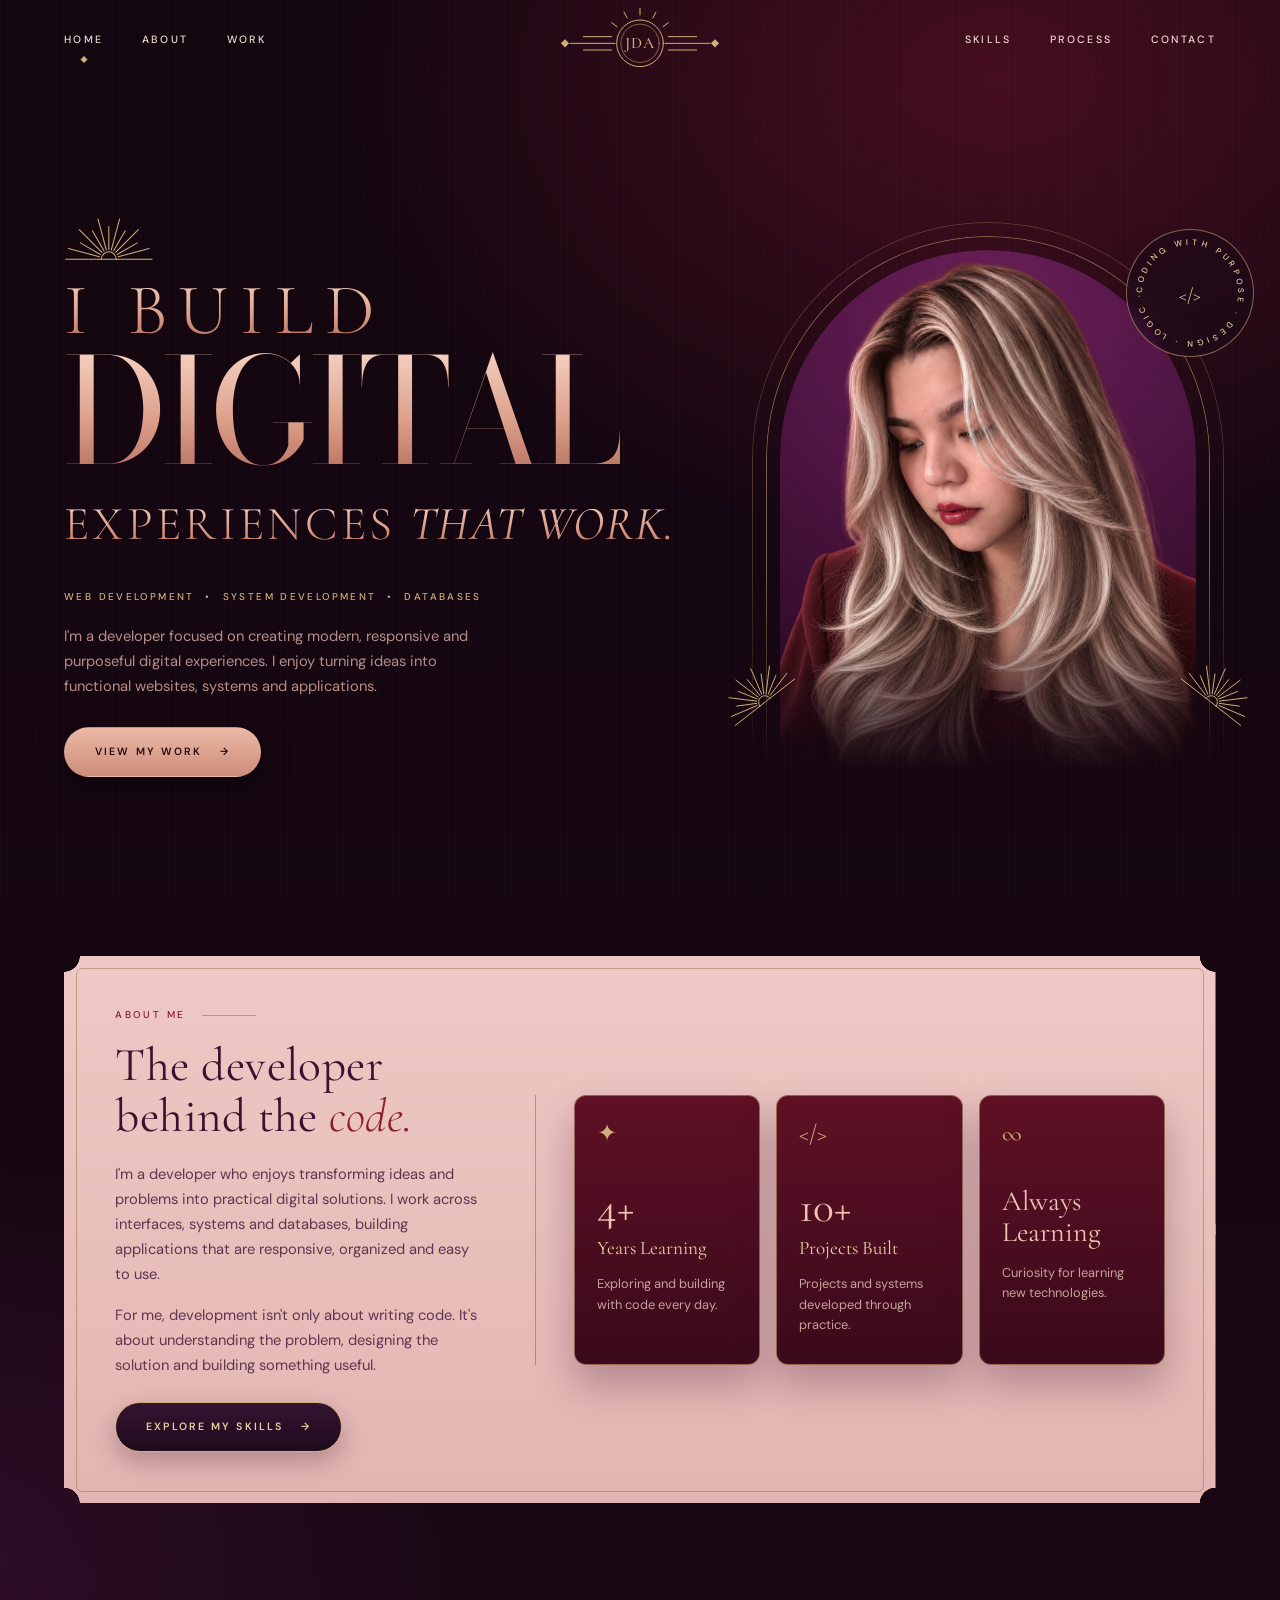
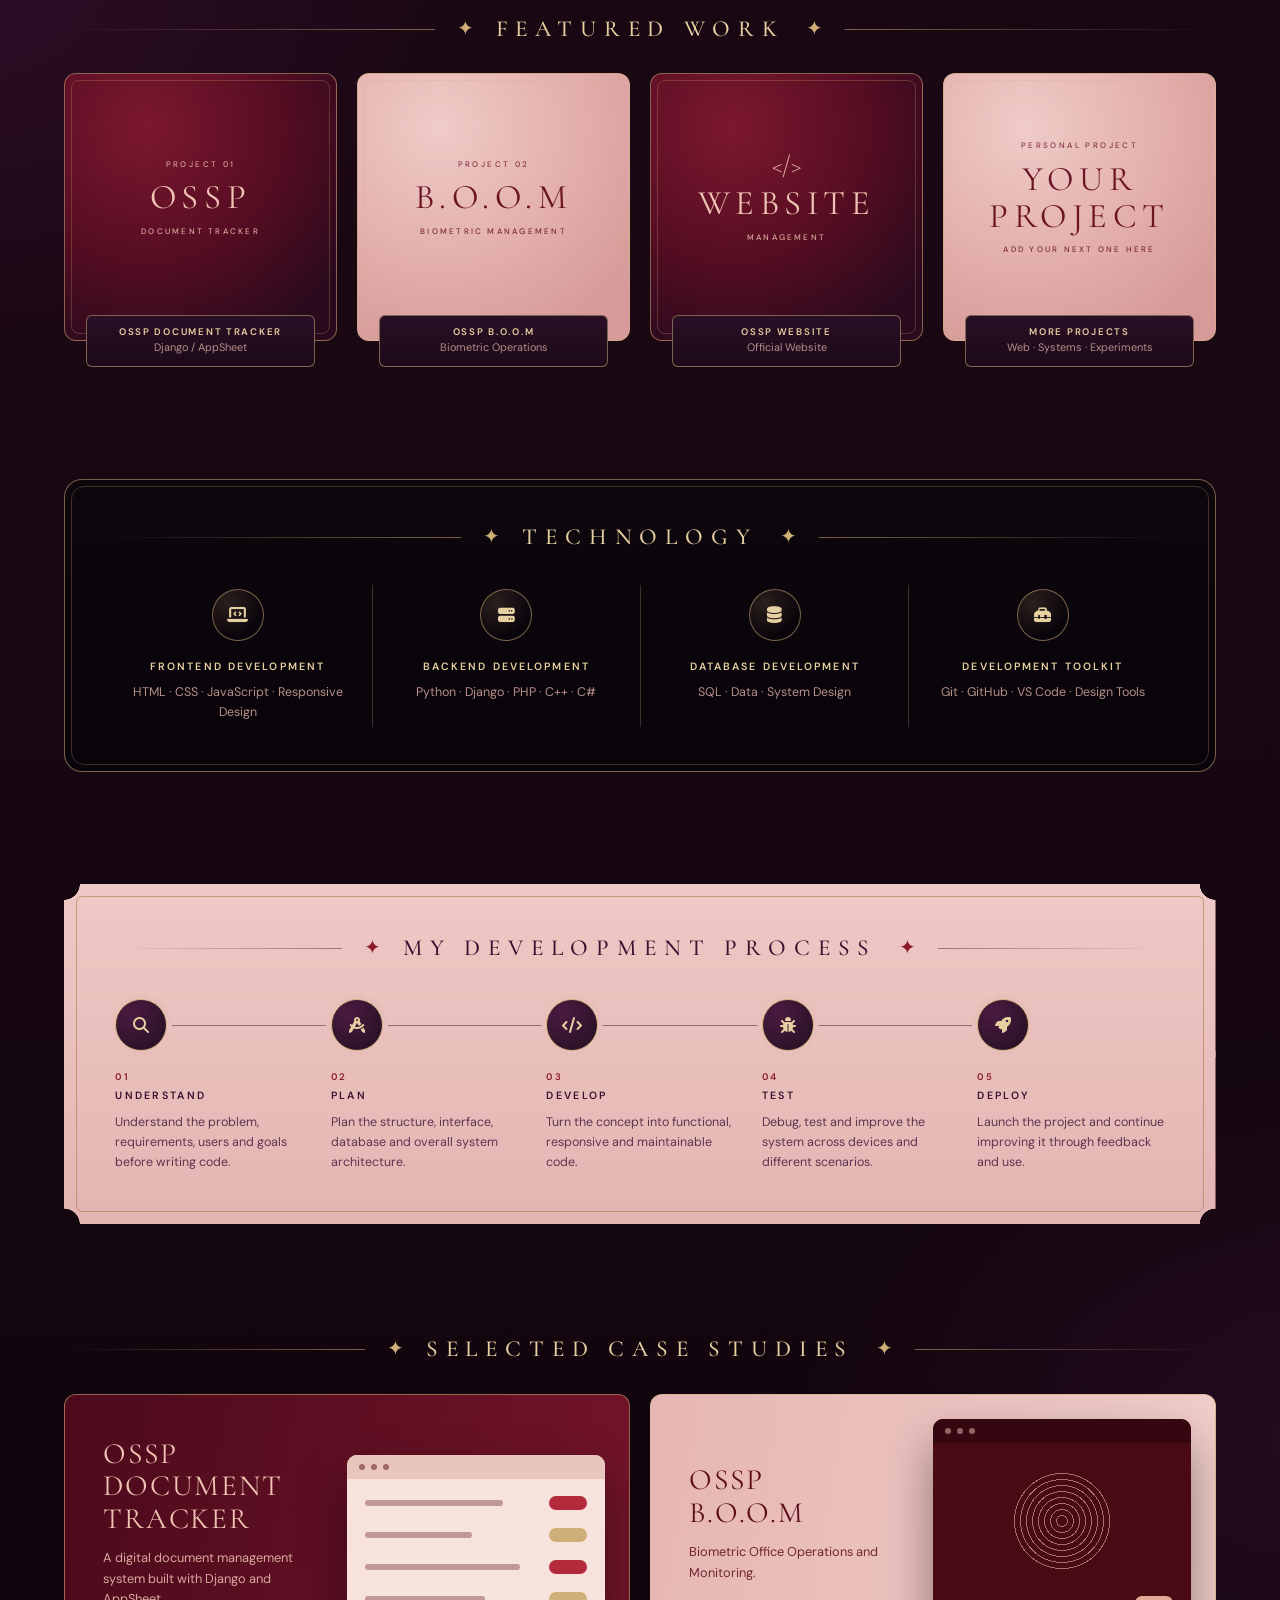
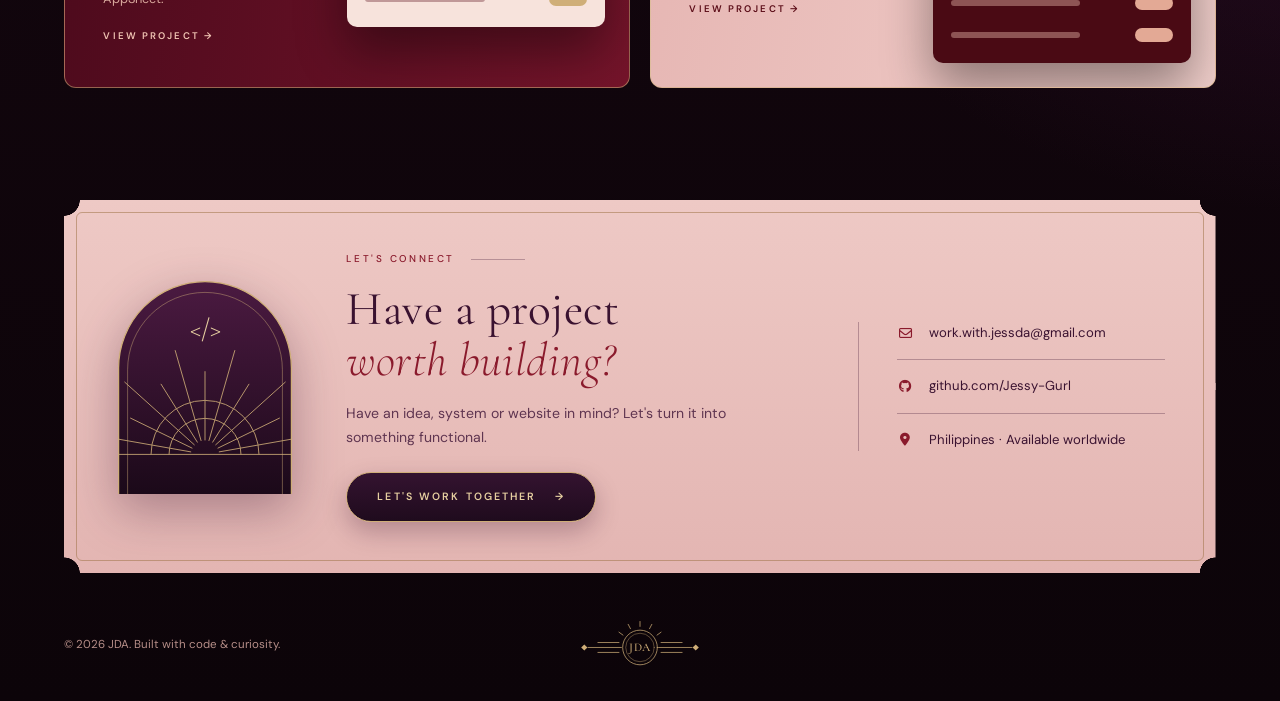
<file: index.html>
<!DOCTYPE html>
<html lang="en">

<head>

    <meta charset="UTF-8">

    <meta
        name="viewport"
        content="width=device-width, initial-scale=1.0"
    >

    <meta
        name="description"
        content="JDA Developer Portfolio"
    >

    <meta
        name="theme-color"
        content="#12060f"
    >

    <title>JDA | Developer Portfolio</title>

    <!-- Lets the CSS know JavaScript is running (used for reveal animations) -->
    <script>
        document.documentElement.classList.add('js');
    </script>


    <!-- =========================================
         GOOGLE FONTS
         Bodoni Moda   -> giant hero word
         Cormorant     -> headings, titles & numbers
         DM Sans       -> small text & labels
    ========================================== -->

    <link rel="preconnect" href="https://fonts.googleapis.com">

    <link
        rel="preconnect"
        href="https://fonts.gstatic.com"
        crossorigin
    >

    <link
        href="https://fonts.googleapis.com/css2?family=Bodoni+Moda:opsz,wght@6..96,400;6..96,500&family=Cormorant+Garamond:ital,wght@0,300;0,400;0,500;0,600;1,300;1,400;1,500&family=DM+Sans:wght@400;500;600&display=swap"
        rel="stylesheet"
    >


    <!-- =========================================
         FONT AWESOME
    ========================================== -->

    <link
        rel="stylesheet"
        href="https://cdnjs.cloudflare.com/ajax/libs/font-awesome/6.5.2/css/all.min.css"
    >


    <!-- =========================================
         CSS
         index.html is inside /html
         css is one folder above
    ========================================== -->

    <link
        rel="stylesheet"
        href="style.css"
    >

</head>


<body>


    <!-- =========================================
         ART-DECO ORNAMENTS (drawn in SVG and
         reused across the page)
    ========================================== -->

    <svg
        width="0"
        height="0"
        style="position:absolute;overflow:hidden"
        aria-hidden="true"
        focusable="false"
    >

        <defs>

            <!-- Sunburst fan -->
            <symbol
                id="deco-fan"
                viewBox="0 0 120 64"
            >

                <g
                    fill="none"
                    stroke="currentColor"
                    stroke-width="1.4"
                    stroke-linecap="round"
                >

                    <path d="M47.4 58.6L5.9 47.5M48.7 55.5L21.9 40.0M50.8 52.8L20.4 22.4M53.5 50.7L38.0 23.9M56.6 49.4L45.5 7.9M60.0 49.0L60.0 18.0M63.4 49.4L74.5 7.9M66.5 50.7L82.0 23.9M69.2 52.8L99.6 22.4M71.3 55.5L98.1 40.0M72.6 58.6L114.1 47.5"/>

                    <path d="M50 62a10 10 0 0 1 20 0"/>

                    <path d="M2 62H118"/>

                </g>

            </symbol>


            <!-- Monogram crest with wings -->
            <symbol
                id="crest"
                viewBox="0 0 240 84"
            >

                <g
                    fill="none"
                    stroke="currentColor"
                    stroke-width="1.2"
                    stroke-linecap="round"
                >

                    <circle cx="120" cy="46" r="28"/>

                    <circle
                        cx="120"
                        cy="46"
                        r="23"
                        stroke-opacity=".55"
                    />

                    <path d="M92.5 26.0L86.0 21.3M104.6 15.7L100.9 8.6M120.0 12.0L120.0 4.0M135.4 15.7L139.1 8.6M147.5 26.0L154.0 21.3"/>

                    <path d="M90 46H36M86 38H52M86 54H52"/>

                    <path d="M150 46H204M154 38H188M154 54H188"/>

                </g>

                <g fill="currentColor">

                    <path d="M25 46l5-5 5 5-5 5z"/>

                    <path d="M205 46l5-5 5 5-5 5z"/>

                </g>

                <text
                    x="120"
                    y="52"
                    text-anchor="middle"
                    fill="currentColor"
                    font-family="'Cormorant Garamond', Georgia, serif"
                    font-size="19"
                    font-weight="500"
                    letter-spacing="1.5"
                >JDA</text>

            </symbol>

        </defs>

    </svg>


    <!-- =========================================
         PAGE LOADER
    ========================================== -->

    <div
        class="page-loader"
        aria-hidden="true"
    >

        <div class="loader-mark">
            J
        </div>

        <div class="loader-line">
            <span></span>
        </div>

    </div>


    <!-- =========================================
         CURSOR GLOW
    ========================================== -->

    <div
        class="cursor-glow"
        aria-hidden="true"
    ></div>


    <!-- =========================================
         HEADER
         links on the left + right, crest in the middle
    ========================================== -->

    <header
        class="site-header"
        id="top"
    >


        <!-- Navigation -->

        <nav
            class="main-nav"
            id="main-nav"
            aria-label="Main navigation"
        >

            <div class="nav-group">

                <a href="#home" class="is-active">
                    Home
                </a>

                <a href="#about">
                    About
                </a>

                <a href="#work">
                    Work
                </a>

            </div>

            <div class="nav-group">

                <a href="#skills">
                    Skills
                </a>

                <a href="#process">
                    Process
                </a>

                <a href="#contact">
                    Contact
                </a>

            </div>

        </nav>


        <!-- Crest / logo -->

        <a
            href="#home"
            class="brand"
            aria-label="JDA home"
        >

            <svg
                class="crest"
                viewBox="0 0 240 84"
                aria-hidden="true"
            >
                <use href="#crest"/>
            </svg>

        </a>


        <!-- Mobile menu -->

        <button
            class="menu-toggle"
            type="button"
            aria-label="Open navigation"
            aria-expanded="false"
            aria-controls="main-nav"
        >

            <span></span>
            <span></span>

        </button>

    </header>



    <main>


        <!-- =========================================
             HERO SECTION
        ========================================== -->

        <section
            class="hero section-shell"
            id="home"
            data-spy="home"
        >


            <!-- Hero text -->

            <div class="hero-copy">


                <svg
                    class="deco-fan hero-fan"
                    aria-hidden="true"
                >
                    <use href="#deco-fan"/>
                </svg>


                <h1>

                    <span class="h1-top rose-text">
                        I BUILD
                    </span>

                    <span class="h1-big rose-text">
                        DIGITAL
                    </span>

                    <span class="h1-bottom rose-text">
                        EXPERIENCES
                        <em>THAT WORK.</em>
                    </span>

                </h1>


                <p class="hero-tags">
                    WEB DEVELOPMENT &nbsp;•&nbsp; SYSTEM DEVELOPMENT &nbsp;•&nbsp; DATABASES
                </p>


                <p class="hero-intro">

                    I'm a developer focused on creating
                    modern, responsive and purposeful
                    digital experiences. I enjoy turning
                    ideas into functional websites,
                    systems and applications.

                </p>


                <a
                    href="#work"
                    class="button button-light magnetic"
                >

                    View my work

                    <span aria-hidden="true">
                        →
                    </span>

                </a>

            </div>



            <!-- Hero visual: YOUR PHOTO goes here -->

            <div class="hero-art">


                <div class="arch-wrap">


                    <!-- gold arch outlines -->
                    <span class="arch-line arch-line-1"></span>
                    <span class="arch-line arch-line-2"></span>


                    <div class="arch">

                        <!--
                            Your photo:
                            /css/jda.png  ->  ../css/jda.png
                        -->

                        <img
                            src="jda.png"
                            alt="Portrait of JDA"
                            width="800"
                            height="1000"
                            onerror="this.parentElement.classList.add('no-photo');this.remove();"
                        >

                        <!-- Only shows if the photo can't be found -->
                        <div class="arch-fallback" aria-hidden="true">
                            <span>J</span>
                            <small>Add jda.png to /css</small>
                        </div>

                    </div>


                    <!-- side fans -->

                    <svg
                        class="deco-fan arch-fan arch-fan-left"
                        aria-hidden="true"
                    >
                        <use href="#deco-fan"/>
                    </svg>

                    <svg
                        class="deco-fan arch-fan arch-fan-right"
                        aria-hidden="true"
                    >
                        <use href="#deco-fan"/>
                    </svg>


                    <!-- Rotating seal -->

                    <div class="seal seal-hero" aria-hidden="true">

                        <svg viewBox="0 0 200 200">

                            <defs>
                                <path
                                    id="sealPathHero"
                                    d="M100,100 m-76,0 a76,76 0 1,1 152,0 a76,76 0 1,1 -152,0"
                                />
                            </defs>

                            <g class="seal-ring">
                                <text>
                                    <textPath
                                        href="#sealPathHero"
                                        textLength="474"
                                        lengthAdjust="spacing"
                                    >CODING WITH PURPOSE · DESIGN · LOGIC · </textPath>
                                </text>
                            </g>

                            <text
                                class="seal-center"
                                x="100"
                                y="112"
                                text-anchor="middle"
                            >&lt;/&gt;</text>

                        </svg>

                    </div>

                </div>

            </div>

        </section>



        <!-- =========================================
             ABOUT SECTION  (blush panel)
        ========================================== -->

        <section
            class="about section-shell"
            id="about"
            data-spy="about"
        >

            <div class="panel panel-pink about-panel reveal">


                <!-- About text -->

                <div class="about-copy">


                    <p class="eyebrow">
                        ABOUT ME
                    </p>


                    <h2>

                        The developer
                        behind the

                        <em>
                            code.
                        </em>

                    </h2>


                    <p>

                        I'm a developer who enjoys
                        transforming ideas and problems
                        into practical digital solutions.
                        I work across interfaces, systems
                        and databases, building applications
                        that are responsive, organized and
                        easy to use.

                    </p>


                    <p>

                        For me, development isn't only
                        about writing code. It's about
                        understanding the problem,
                        designing the solution and
                        building something useful.

                    </p>


                    <a
                        href="#skills"
                        class="button button-dark"
                    >

                        Explore my skills

                        <span aria-hidden="true">
                            →
                        </span>

                    </a>

                </div>



                <!-- About statistics -->

                <div class="about-cards">


                    <article class="mini-card">

                        <span
                            class="mini-icon"
                            aria-hidden="true"
                        >
                            ✦
                        </span>

                        <h3>
                            4+
                        </h3>

                        <p class="mini-label">
                            Years Learning
                        </p>

                        <p>
                            Exploring and building
                            with code every day.
                        </p>

                    </article>



                    <article class="mini-card">

                        <span
                            class="mini-icon"
                            aria-hidden="true"
                        >
                            &lt;/&gt;
                        </span>

                        <h3>
                            10+
                        </h3>

                        <p class="mini-label">
                            Projects Built
                        </p>

                        <p>
                            Projects and systems
                            developed through
                            practice.
                        </p>

                    </article>



                    <article class="mini-card">

                        <span
                            class="mini-icon"
                            aria-hidden="true"
                        >
                            ∞
                        </span>

                        <h3 class="mini-title">
                            Always
                            <br>
                            Learning
                        </h3>

                        <p>
                            Curiosity for learning
                            new technologies.
                        </p>

                    </article>

                </div>

            </div>

        </section>



        <!-- =========================================
             FEATURED WORK
        ========================================== -->

        <section
            class="work section-shell"
            id="work"
            data-spy="work"
        >


            <h2 class="deco-title reveal">

                <span class="deco-star" aria-hidden="true">✦</span>

                Featured Work

                <span class="deco-star" aria-hidden="true">✦</span>

            </h2>



            <div class="tile-grid">


                <!-- Project 01 -->

                <article class="tile reveal">

                    <div class="tile-visual">

                        <div class="tile-mark">

                            <small>
                                PROJECT 01
                            </small>

                            <strong>
                                OSSP
                            </strong>

                            <span>
                                DOCUMENT TRACKER
                            </span>

                        </div>

                    </div>

                    <div class="tile-plaque">

                        <h3>
                            OSSP Document Tracker
                        </h3>

                        <p>
                            Django / AppSheet
                        </p>

                    </div>

                </article>



                <!-- Project 02 -->

                <article class="tile reveal">

                    <div class="tile-visual">

                        <div class="tile-mark">

                            <small>
                                PROJECT 02
                            </small>

                            <strong>
                                B.O.O.M
                            </strong>

                            <span>
                                BIOMETRIC MANAGEMENT
                            </span>

                        </div>

                    </div>

                    <div class="tile-plaque">

                        <h3>
                            OSSP B.O.O.M
                        </h3>

                        <p>
                            Biometric Operations
                        </p>

                    </div>

                </article>



                <!-- Project 03 -->

                <article class="tile reveal">

                    <div class="tile-visual">

                        <div class="tile-mark">

                            <i aria-hidden="true">
                                &lt;/&gt;
                            </i>

                            <strong>
                                WEBSITE
                            </strong>

                            <span>
                                MANAGEMENT
                            </span>

                        </div>

                    </div>

                    <div class="tile-plaque">

                        <h3>
                            OSSP Website
                        </h3>

                        <p>
                            Official Website
                        </p>

                    </div>

                </article>



                <!-- Project 04 -->

                <article class="tile reveal">

                    <div class="tile-visual">

                        <div class="tile-mark">

                            <small>
                                PERSONAL PROJECT
                            </small>

                            <strong>
                                YOUR
                                <br>
                                PROJECT
                            </strong>

                            <span>
                                ADD YOUR NEXT ONE HERE
                            </span>

                        </div>

                    </div>

                    <div class="tile-plaque">

                        <h3>
                            More Projects
                        </h3>

                        <p>
                            Web · Systems · Experiments
                        </p>

                    </div>

                </article>

            </div>

        </section>



        <!-- =========================================
             TECHNOLOGY  (black gold-framed band)
        ========================================== -->

        <section
            class="skills section-shell"
            id="skills"
            data-spy="skills"
        >

            <div class="tech-band reveal">


                <h2 class="deco-title">

                    <span class="deco-star" aria-hidden="true">✦</span>

                    Technology

                    <span class="deco-star" aria-hidden="true">✦</span>

                </h2>


                <div class="tech-grid">


                    <article class="tech">

                        <span
                            class="tech-icon"
                            aria-hidden="true"
                        >
                            <i class="fa-solid fa-laptop-code"></i>
                        </span>

                        <h3>
                            Frontend Development
                        </h3>

                        <p>
                            HTML · CSS · JavaScript ·
                            Responsive Design
                        </p>

                    </article>


                    <article class="tech">

                        <span
                            class="tech-icon"
                            aria-hidden="true"
                        >
                            <i class="fa-solid fa-server"></i>
                        </span>

                        <h3>
                            Backend Development
                        </h3>

                        <p>
                            Python · Django · PHP · C++ · C#
                        </p>

                    </article>


                    <article class="tech">

                        <span
                            class="tech-icon"
                            aria-hidden="true"
                        >
                            <i class="fa-solid fa-database"></i>
                        </span>

                        <h3>
                            Database Development
                        </h3>

                        <p>
                            SQL · Data · System Design
                        </p>

                    </article>


                    <article class="tech">

                        <span
                            class="tech-icon"
                            aria-hidden="true"
                        >
                            <i class="fa-solid fa-toolbox"></i>
                        </span>

                        <h3>
                            Development Toolkit
                        </h3>

                        <p>
                            Git · GitHub · VS Code ·
                            Design Tools
                        </p>

                    </article>

                </div>

            </div>

        </section>



        <!-- =========================================
             DEVELOPMENT PROCESS  (blush timeline)
        ========================================== -->

        <section
            class="process section-shell"
            id="process"
            data-spy="process"
        >

            <div class="panel panel-pink journey reveal">


                <h2 class="deco-title">

                    <span class="deco-star" aria-hidden="true">✦</span>

                    My Development Process

                    <span class="deco-star" aria-hidden="true">✦</span>

                </h2>


                <div class="process-list">


                    <!-- Step 01 -->

                    <article class="process-step">

                        <span
                            class="step-node"
                            aria-hidden="true"
                        >
                            <i class="fa-solid fa-magnifying-glass"></i>
                        </span>

                        <span class="step-num">
                            01
                        </span>

                        <h3>
                            Understand
                        </h3>

                        <p>
                            Understand the problem,
                            requirements, users and
                            goals before writing code.
                        </p>

                    </article>



                    <!-- Step 02 -->

                    <article class="process-step">

                        <span
                            class="step-node"
                            aria-hidden="true"
                        >
                            <i class="fa-solid fa-compass-drafting"></i>
                        </span>

                        <span class="step-num">
                            02
                        </span>

                        <h3>
                            Plan
                        </h3>

                        <p>
                            Plan the structure,
                            interface, database and
                            overall system architecture.
                        </p>

                    </article>



                    <!-- Step 03 -->

                    <article class="process-step">

                        <span
                            class="step-node"
                            aria-hidden="true"
                        >
                            <i class="fa-solid fa-code"></i>
                        </span>

                        <span class="step-num">
                            03
                        </span>

                        <h3>
                            Develop
                        </h3>

                        <p>
                            Turn the concept into
                            functional, responsive and
                            maintainable code.
                        </p>

                    </article>



                    <!-- Step 04 -->

                    <article class="process-step">

                        <span
                            class="step-node"
                            aria-hidden="true"
                        >
                            <i class="fa-solid fa-bug"></i>
                        </span>

                        <span class="step-num">
                            04
                        </span>

                        <h3>
                            Test
                        </h3>

                        <p>
                            Debug, test and improve
                            the system across devices
                            and different scenarios.
                        </p>

                    </article>



                    <!-- Step 05 -->

                    <article class="process-step">

                        <span
                            class="step-node"
                            aria-hidden="true"
                        >
                            <i class="fa-solid fa-rocket"></i>
                        </span>

                        <span class="step-num">
                            05
                        </span>

                        <h3>
                            Deploy
                        </h3>

                        <p>
                            Launch the project and
                            continue improving it
                            through feedback and use.
                        </p>

                    </article>

                </div>

            </div>

        </section>



        <!-- =========================================
             SELECTED CASE STUDIES
        ========================================== -->

        <section
            class="cases section-shell"
            id="cases"
            data-spy="work"
        >


            <h2 class="deco-title reveal">

                <span class="deco-star" aria-hidden="true">✦</span>

                Selected Case Studies

                <span class="deco-star" aria-hidden="true">✦</span>

            </h2>


            <div class="case-grid">


                <!-- Case 01 -->

                <article class="case case-wine reveal">

                    <div class="case-copy">

                        <h3>
                            OSSP
                            <br>
                            Document Tracker
                        </h3>

                        <p>
                            A digital document management
                            system built with Django and
                            AppSheet.
                        </p>

                        <a
                            href="#work"
                            class="case-link"
                        >

                            VIEW PROJECT

                            <span aria-hidden="true">
                                →
                            </span>

                        </a>

                    </div>

                    <div
                        class="case-visual"
                        aria-hidden="true"
                    >

                        <div class="mock mock-light">

                            <div class="mock-bar">
                                <i></i><i></i><i></i>
                            </div>

                            <div class="mock-body">

                                <div class="mock-row">
                                    <span></span><em></em>
                                </div>

                                <div class="mock-row">
                                    <span></span><em></em>
                                </div>

                                <div class="mock-row">
                                    <span></span><em></em>
                                </div>

                                <div class="mock-row">
                                    <span></span><em></em>
                                </div>

                            </div>

                        </div>

                    </div>

                </article>



                <!-- Case 02 -->

                <article class="case case-pink reveal">

                    <div class="case-copy">

                        <h3>
                            OSSP
                            <br>
                            B.O.O.M
                        </h3>

                        <p>
                            Biometric Office Operations
                            and Monitoring.
                        </p>

                        <a
                            href="#work"
                            class="case-link"
                        >

                            VIEW PROJECT

                            <span aria-hidden="true">
                                →
                            </span>

                        </a>

                    </div>

                    <div
                        class="case-visual"
                        aria-hidden="true"
                    >

                        <div class="mock mock-dark">

                            <div class="mock-bar">
                                <i></i><i></i><i></i>
                            </div>

                            <div class="mock-body">

                                <div class="mock-finger"></div>

                                <div class="mock-row">
                                    <span></span><em></em>
                                </div>

                                <div class="mock-row">
                                    <span></span><em></em>
                                </div>

                            </div>

                        </div>

                    </div>

                </article>

            </div>

        </section>



        <!-- =========================================
             CONTACT  (blush panel)
        ========================================== -->

        <section
            class="contact section-shell"
            id="contact"
            data-spy="contact"
        >


            <div class="panel panel-pink contact-panel reveal">


                <!-- Deco arch (replaces a photo) -->

                <svg
                    class="contact-arch"
                    viewBox="0 0 200 240"
                    aria-hidden="true"
                >

                    <defs>

                        <linearGradient
                            id="archFill"
                            x1="0"
                            y1="0"
                            x2="0"
                            y2="1"
                        >
                            <stop offset="0" stop-color="#4b1a41"/>
                            <stop offset="1" stop-color="#1b0919"/>
                        </linearGradient>

                        <clipPath id="archClip">
                            <path d="M4 240V100a96 96 0 0 1 192 0V240Z"/>
                        </clipPath>

                    </defs>

                    <path
                        d="M4 240V100a96 96 0 0 1 192 0V240Z"
                        fill="url(#archFill)"
                    />

                    <g
                        clip-path="url(#archClip)"
                        fill="none"
                        stroke="#cfae78"
                        stroke-width="1.1"
                        stroke-linecap="round"
                        opacity=".85"
                    >

                        <path d="M84.2 193.2L-18.2 175.2M85.6 189.0L17.3 155.7M88.1 185.3L10.8 115.7M91.5 182.4L51.2 118.0M95.6 180.6L66.9 80.6M100.0 180.0L100.0 104.0M104.4 180.6L133.1 80.6M108.5 182.4L148.8 118.0M111.9 185.3L189.2 115.7M114.4 189.0L182.7 155.7M115.8 193.2L218.2 175.2"/>

                        <path d="M60 196a40 40 0 0 1 80 0"/>

                        <path d="M40 196a60 60 0 0 1 120 0"/>

                        <path d="M4 196H196"/>

                    </g>

                    <path
                        d="M4 240V100a96 96 0 0 1 192 0V240"
                        fill="none"
                        stroke="#cfae78"
                        stroke-width="1.4"
                    />

                    <path
                        d="M14 240V102a86 86 0 0 1 172 0V240"
                        fill="none"
                        stroke="#cfae78"
                        stroke-opacity=".5"
                    />

                    <text
                        x="100"
                        y="66"
                        text-anchor="middle"
                        fill="#e6cfa0"
                        font-family="'Cormorant Garamond', Georgia, serif"
                        font-size="30"
                    >&lt;/&gt;</text>

                </svg>


                <!-- Contact message -->

                <div class="contact-main">


                    <p class="eyebrow">
                        LET'S CONNECT
                    </p>


                    <h2>

                        Have a project

                        <em>
                            worth building?
                        </em>

                    </h2>


                    <p>

                        Have an idea, system or website
                        in mind? Let's turn it into
                        something functional.

                    </p>


                    <a
                        href="work.with.jessda@gmail.com"
                        class="button button-dark magnetic"
                    >

                        Let's work together

                        <span aria-hidden="true">
                            →
                        </span>

                    </a>

                </div>



                <!-- Contact details -->

                <div class="contact-details">


                    <div>

                        <i
                            class="fa-regular fa-envelope"
                            aria-hidden="true"
                        ></i>

                        <span class="sr-only">
                            Email
                        </span>

                        <a
                            href="work.with.jessda@gmail.com"
                        >
                            work.with.jessda@gmail.com
                        </a>

                    </div>


                    <div>

                        <i
                            class="fa-brands fa-github"
                            aria-hidden="true"
                        ></i>

                        <span class="sr-only">
                            GitHub
                        </span>

                        <a href="#">
                            github.com/Jessy-Gurl
                        </a>

                    </div>


                    <div>

                        <i
                            class="fa-solid fa-location-dot"
                            aria-hidden="true"
                        ></i>

                        <span class="sr-only">
                            Location
                        </span>

                        <p>
                            Philippines · Available worldwide
                        </p>

                    </div>

                </div>

            </div>

        </section>

    </main>



    <!-- =========================================
         FOOTER
    ========================================== -->

    <footer class="site-footer section-shell">


        <p>

            © 2026 JDA.
            Built with code &amp; curiosity.

        </p>


        <a
            href="#top"
            class="footer-crest"
            aria-label="Back to top"
        >

            <svg
                class="crest"
                viewBox="0 0 240 84"
                aria-hidden="true"
            >
                <use href="#crest"/>
            </svg>

        </a>


        <a
            href="#top"
            class="back-top"
        >
            
        </a>

    </footer>



    <!-- =========================================
         JAVASCRIPT
         index.html is inside /html
         js is one folder above
    ========================================== -->

    <script
        src="script.js"
    ></script>


</body>

</html>
</file>
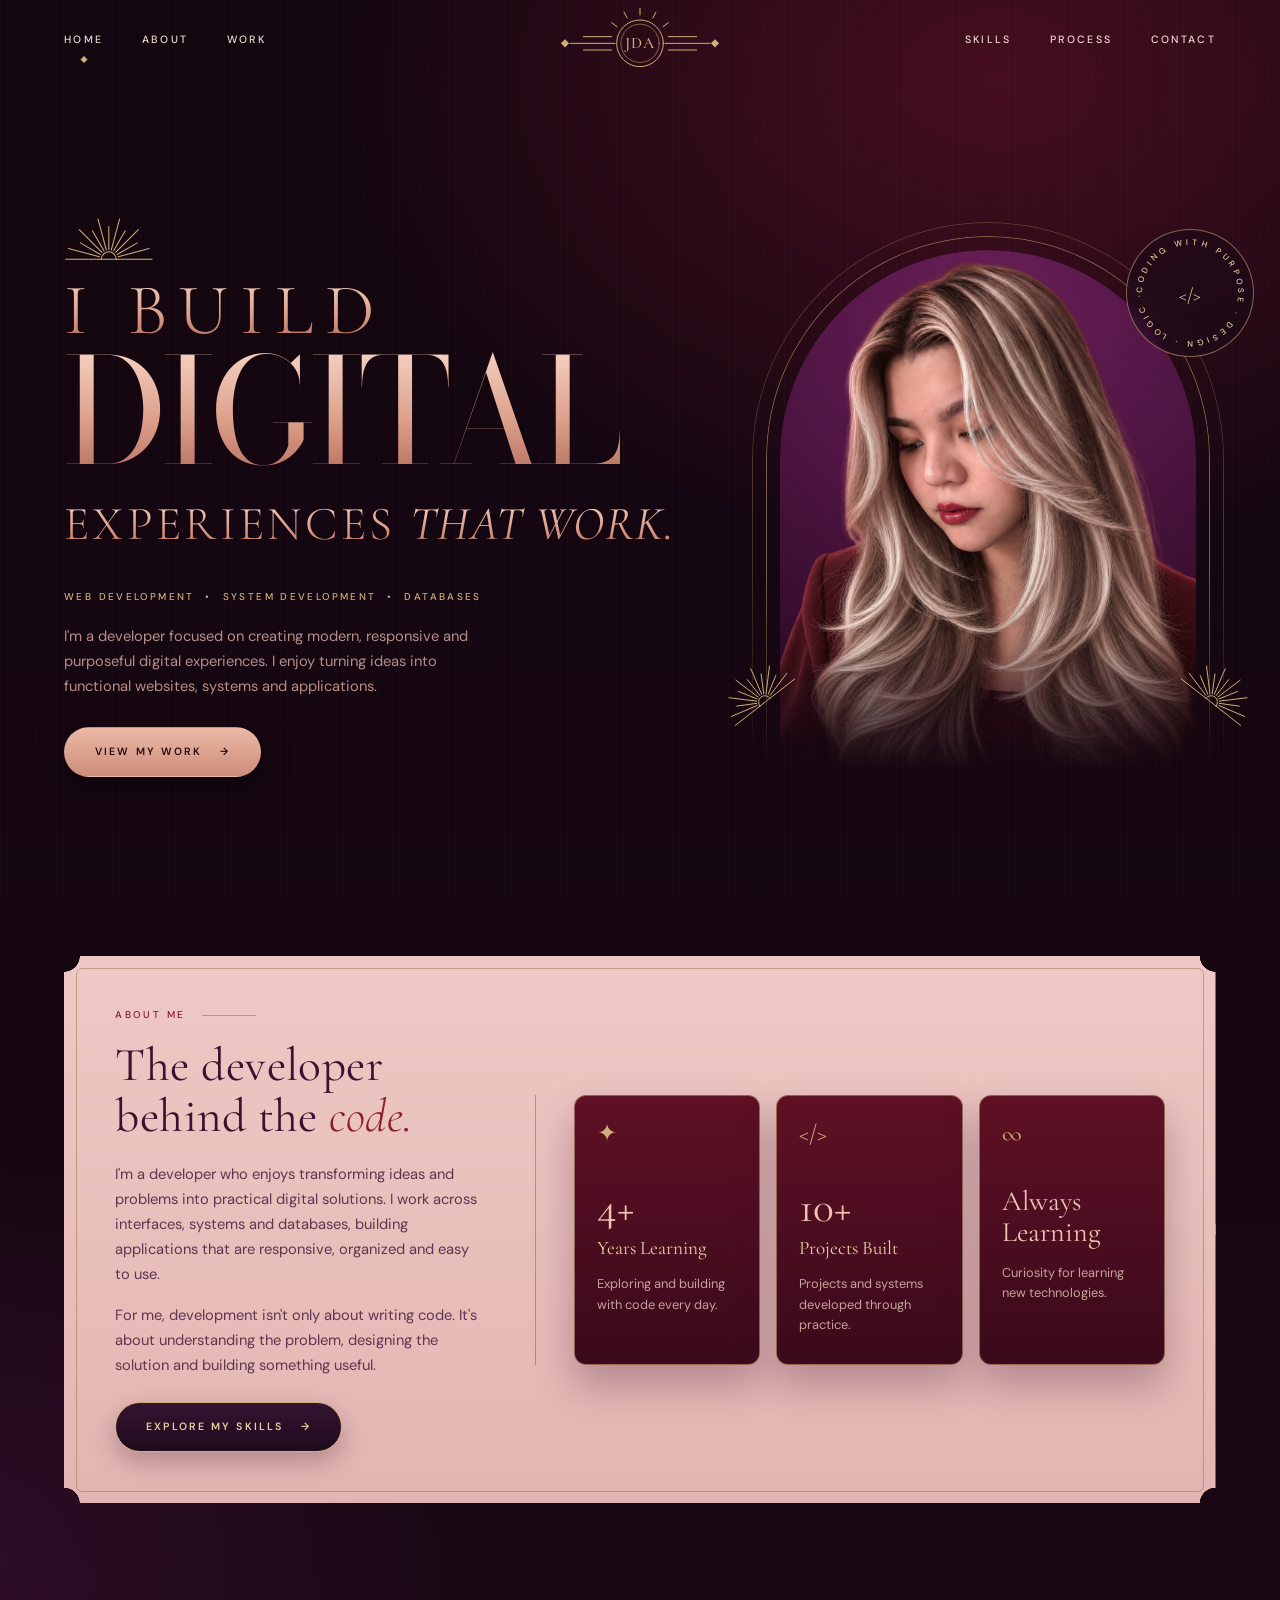
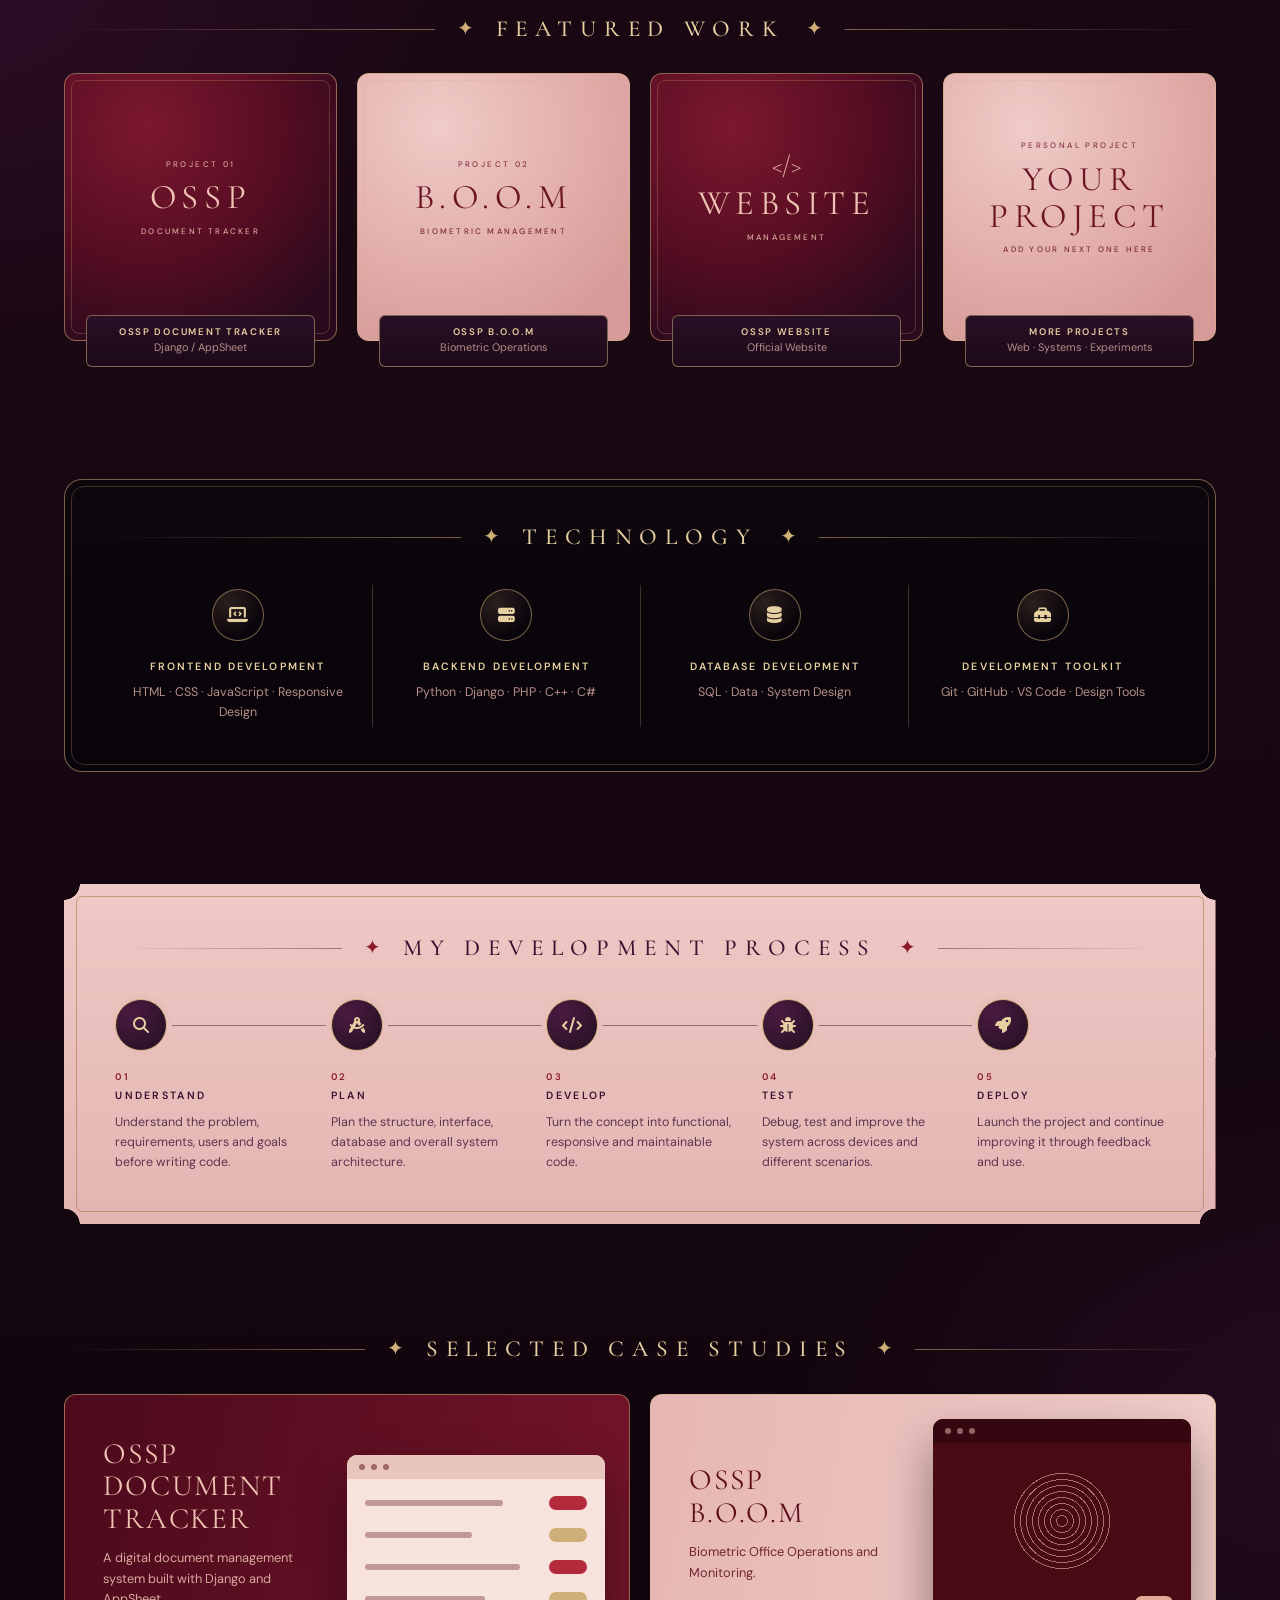
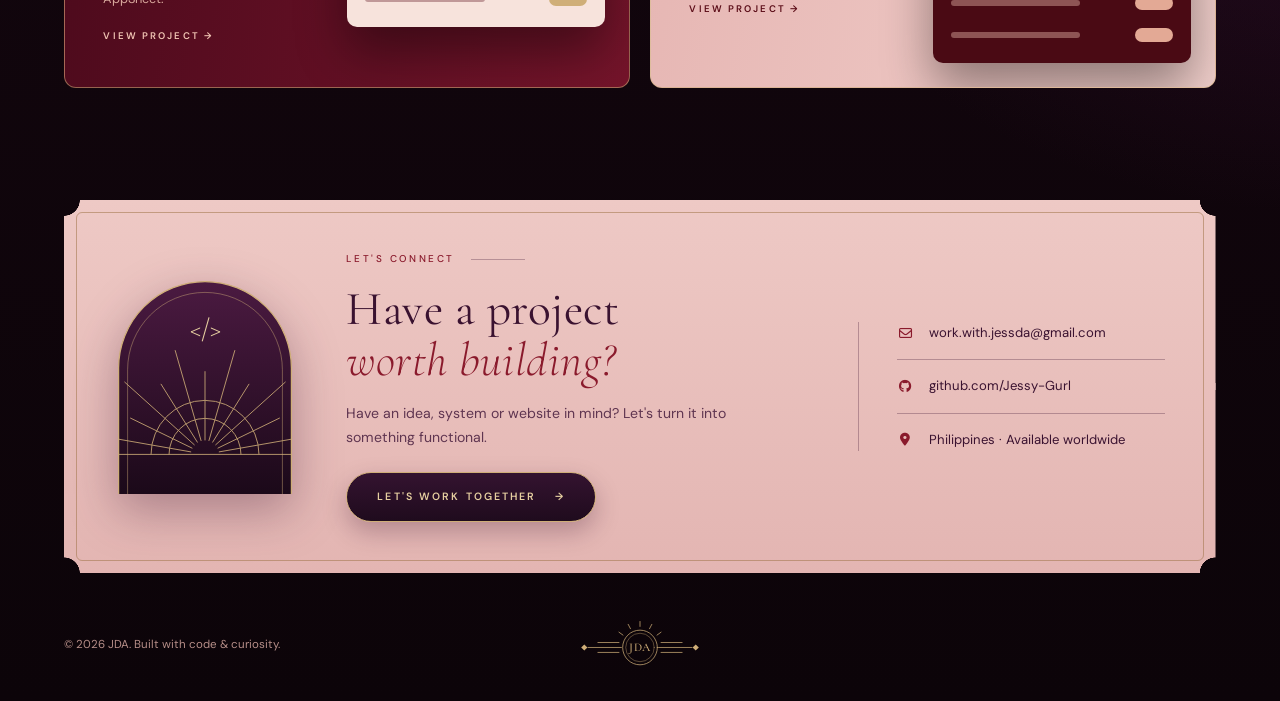
<file: html/index.html>
<!DOCTYPE html>
<html lang="en">

<head>

    <meta charset="UTF-8">

    <meta
        name="viewport"
        content="width=device-width, initial-scale=1.0"
    >

    <meta
        name="description"
        content="JDA Developer Portfolio"
    >

    <meta
        name="theme-color"
        content="#12060f"
    >

    <title>JDA | Developer Portfolio</title>

    <!-- Lets the CSS know JavaScript is running (used for reveal animations) -->
    <script>
        document.documentElement.classList.add('js');
    </script>


    <!-- =========================================
         GOOGLE FONTS
         Bodoni Moda   -> giant hero word
         Cormorant     -> headings, titles & numbers
         DM Sans       -> small text & labels
    ========================================== -->

    <link rel="preconnect" href="https://fonts.googleapis.com">

    <link
        rel="preconnect"
        href="https://fonts.gstatic.com"
        crossorigin
    >

    <link
        href="https://fonts.googleapis.com/css2?family=Bodoni+Moda:opsz,wght@6..96,400;6..96,500&family=Cormorant+Garamond:ital,wght@0,300;0,400;0,500;0,600;1,300;1,400;1,500&family=DM+Sans:wght@400;500;600&display=swap"
        rel="stylesheet"
    >


    <!-- =========================================
         FONT AWESOME
    ========================================== -->

    <link
        rel="stylesheet"
        href="https://cdnjs.cloudflare.com/ajax/libs/font-awesome/6.5.2/css/all.min.css"
    >


    <!-- =========================================
         CSS
         index.html is inside /html
         css is one folder above
    ========================================== -->

    <link
        rel="stylesheet"
        href="../css/style.css"
    >

</head>


<body>


    <!-- =========================================
         ART-DECO ORNAMENTS (drawn in SVG and
         reused across the page)
    ========================================== -->

    <svg
        width="0"
        height="0"
        style="position:absolute;overflow:hidden"
        aria-hidden="true"
        focusable="false"
    >

        <defs>

            <!-- Sunburst fan -->
            <symbol
                id="deco-fan"
                viewBox="0 0 120 64"
            >

                <g
                    fill="none"
                    stroke="currentColor"
                    stroke-width="1.4"
                    stroke-linecap="round"
                >

                    <path d="M47.4 58.6L5.9 47.5M48.7 55.5L21.9 40.0M50.8 52.8L20.4 22.4M53.5 50.7L38.0 23.9M56.6 49.4L45.5 7.9M60.0 49.0L60.0 18.0M63.4 49.4L74.5 7.9M66.5 50.7L82.0 23.9M69.2 52.8L99.6 22.4M71.3 55.5L98.1 40.0M72.6 58.6L114.1 47.5"/>

                    <path d="M50 62a10 10 0 0 1 20 0"/>

                    <path d="M2 62H118"/>

                </g>

            </symbol>


            <!-- Monogram crest with wings -->
            <symbol
                id="crest"
                viewBox="0 0 240 84"
            >

                <g
                    fill="none"
                    stroke="currentColor"
                    stroke-width="1.2"
                    stroke-linecap="round"
                >

                    <circle cx="120" cy="46" r="28"/>

                    <circle
                        cx="120"
                        cy="46"
                        r="23"
                        stroke-opacity=".55"
                    />

                    <path d="M92.5 26.0L86.0 21.3M104.6 15.7L100.9 8.6M120.0 12.0L120.0 4.0M135.4 15.7L139.1 8.6M147.5 26.0L154.0 21.3"/>

                    <path d="M90 46H36M86 38H52M86 54H52"/>

                    <path d="M150 46H204M154 38H188M154 54H188"/>

                </g>

                <g fill="currentColor">

                    <path d="M25 46l5-5 5 5-5 5z"/>

                    <path d="M205 46l5-5 5 5-5 5z"/>

                </g>

                <text
                    x="120"
                    y="52"
                    text-anchor="middle"
                    fill="currentColor"
                    font-family="'Cormorant Garamond', Georgia, serif"
                    font-size="19"
                    font-weight="500"
                    letter-spacing="1.5"
                >JDA</text>

            </symbol>

        </defs>

    </svg>


    <!-- =========================================
         PAGE LOADER
    ========================================== -->

    <div
        class="page-loader"
        aria-hidden="true"
    >

        <div class="loader-mark">
            J
        </div>

        <div class="loader-line">
            <span></span>
        </div>

    </div>


    <!-- =========================================
         CURSOR GLOW
    ========================================== -->

    <div
        class="cursor-glow"
        aria-hidden="true"
    ></div>


    <!-- =========================================
         HEADER
         links on the left + right, crest in the middle
    ========================================== -->

    <header
        class="site-header"
        id="top"
    >


        <!-- Navigation -->

        <nav
            class="main-nav"
            id="main-nav"
            aria-label="Main navigation"
        >

            <div class="nav-group">

                <a href="#home" class="is-active">
                    Home
                </a>

                <a href="#about">
                    About
                </a>

                <a href="#work">
                    Work
                </a>

            </div>

            <div class="nav-group">

                <a href="#skills">
                    Skills
                </a>

                <a href="#process">
                    Process
                </a>

                <a href="#contact">
                    Contact
                </a>

            </div>

        </nav>


        <!-- Crest / logo -->

        <a
            href="#home"
            class="brand"
            aria-label="JDA home"
        >

            <svg
                class="crest"
                viewBox="0 0 240 84"
                aria-hidden="true"
            >
                <use href="#crest"/>
            </svg>

        </a>


        <!-- Mobile menu -->

        <button
            class="menu-toggle"
            type="button"
            aria-label="Open navigation"
            aria-expanded="false"
            aria-controls="main-nav"
        >

            <span></span>
            <span></span>

        </button>

    </header>



    <main>


        <!-- =========================================
             HERO SECTION
        ========================================== -->

        <section
            class="hero section-shell"
            id="home"
            data-spy="home"
        >


            <!-- Hero text -->

            <div class="hero-copy">


                <svg
                    class="deco-fan hero-fan"
                    aria-hidden="true"
                >
                    <use href="#deco-fan"/>
                </svg>


                <h1>

                    <span class="h1-top rose-text">
                        I BUILD
                    </span>

                    <span class="h1-big rose-text">
                        DIGITAL
                    </span>

                    <span class="h1-bottom rose-text">
                        EXPERIENCES
                        <em>THAT WORK.</em>
                    </span>

                </h1>


                <p class="hero-tags">
                    WEB DEVELOPMENT &nbsp;•&nbsp; SYSTEM DEVELOPMENT &nbsp;•&nbsp; DATABASES
                </p>


                <p class="hero-intro">

                    I'm a developer focused on creating
                    modern, responsive and purposeful
                    digital experiences. I enjoy turning
                    ideas into functional websites,
                    systems and applications.

                </p>


                <a
                    href="#work"
                    class="button button-light magnetic"
                >

                    View my work

                    <span aria-hidden="true">
                        →
                    </span>

                </a>

            </div>



            <!-- Hero visual: YOUR PHOTO goes here -->

            <div class="hero-art">


                <div class="arch-wrap">


                    <!-- gold arch outlines -->
                    <span class="arch-line arch-line-1"></span>
                    <span class="arch-line arch-line-2"></span>


                    <div class="arch">

                        <!--
                            Your photo:
                            /css/jda.png  ->  ../css/jda.png
                        -->

                        <img
                            src="../css/jda.png"
                            alt="Portrait of JDA"
                            width="800"
                            height="1000"
                            onerror="this.parentElement.classList.add('no-photo');this.remove();"
                        >

                        <!-- Only shows if the photo can't be found -->
                        <div class="arch-fallback" aria-hidden="true">
                            <span>J</span>
                            <small>Add jda.png to /css</small>
                        </div>

                    </div>


                    <!-- side fans -->

                    <svg
                        class="deco-fan arch-fan arch-fan-left"
                        aria-hidden="true"
                    >
                        <use href="#deco-fan"/>
                    </svg>

                    <svg
                        class="deco-fan arch-fan arch-fan-right"
                        aria-hidden="true"
                    >
                        <use href="#deco-fan"/>
                    </svg>


                    <!-- Rotating seal -->

                    <div class="seal seal-hero" aria-hidden="true">

                        <svg viewBox="0 0 200 200">

                            <defs>
                                <path
                                    id="sealPathHero"
                                    d="M100,100 m-76,0 a76,76 0 1,1 152,0 a76,76 0 1,1 -152,0"
                                />
                            </defs>

                            <g class="seal-ring">
                                <text>
                                    <textPath
                                        href="#sealPathHero"
                                        textLength="474"
                                        lengthAdjust="spacing"
                                    >CODING WITH PURPOSE · DESIGN · LOGIC · </textPath>
                                </text>
                            </g>

                            <text
                                class="seal-center"
                                x="100"
                                y="112"
                                text-anchor="middle"
                            >&lt;/&gt;</text>

                        </svg>

                    </div>

                </div>

            </div>

        </section>



        <!-- =========================================
             ABOUT SECTION  (blush panel)
        ========================================== -->

        <section
            class="about section-shell"
            id="about"
            data-spy="about"
        >

            <div class="panel panel-pink about-panel reveal">


                <!-- About text -->

                <div class="about-copy">


                    <p class="eyebrow">
                        ABOUT ME
                    </p>


                    <h2>

                        The developer
                        behind the

                        <em>
                            code.
                        </em>

                    </h2>


                    <p>

                        I'm a developer who enjoys
                        transforming ideas and problems
                        into practical digital solutions.
                        I work across interfaces, systems
                        and databases, building applications
                        that are responsive, organized and
                        easy to use.

                    </p>


                    <p>

                        For me, development isn't only
                        about writing code. It's about
                        understanding the problem,
                        designing the solution and
                        building something useful.

                    </p>


                    <a
                        href="#skills"
                        class="button button-dark"
                    >

                        Explore my skills

                        <span aria-hidden="true">
                            →
                        </span>

                    </a>

                </div>



                <!-- About statistics -->

                <div class="about-cards">


                    <article class="mini-card">

                        <span
                            class="mini-icon"
                            aria-hidden="true"
                        >
                            ✦
                        </span>

                        <h3>
                            4+
                        </h3>

                        <p class="mini-label">
                            Years Learning
                        </p>

                        <p>
                            Exploring and building
                            with code every day.
                        </p>

                    </article>



                    <article class="mini-card">

                        <span
                            class="mini-icon"
                            aria-hidden="true"
                        >
                            &lt;/&gt;
                        </span>

                        <h3>
                            10+
                        </h3>

                        <p class="mini-label">
                            Projects Built
                        </p>

                        <p>
                            Projects and systems
                            developed through
                            practice.
                        </p>

                    </article>



                    <article class="mini-card">

                        <span
                            class="mini-icon"
                            aria-hidden="true"
                        >
                            ∞
                        </span>

                        <h3 class="mini-title">
                            Always
                            <br>
                            Learning
                        </h3>

                        <p>
                            Curiosity for learning
                            new technologies.
                        </p>

                    </article>

                </div>

            </div>

        </section>



        <!-- =========================================
             FEATURED WORK
        ========================================== -->

        <section
            class="work section-shell"
            id="work"
            data-spy="work"
        >


            <h2 class="deco-title reveal">

                <span class="deco-star" aria-hidden="true">✦</span>

                Featured Work

                <span class="deco-star" aria-hidden="true">✦</span>

            </h2>



            <div class="tile-grid">


                <!-- Project 01 -->

                <article class="tile reveal">

                    <div class="tile-visual">

                        <div class="tile-mark">

                            <small>
                                PROJECT 01
                            </small>

                            <strong>
                                OSSP
                            </strong>

                            <span>
                                DOCUMENT TRACKER
                            </span>

                        </div>

                    </div>

                    <div class="tile-plaque">

                        <h3>
                            OSSP Document Tracker
                        </h3>

                        <p>
                            Django / AppSheet
                        </p>

                    </div>

                </article>



                <!-- Project 02 -->

                <article class="tile reveal">

                    <div class="tile-visual">

                        <div class="tile-mark">

                            <small>
                                PROJECT 02
                            </small>

                            <strong>
                                B.O.O.M
                            </strong>

                            <span>
                                BIOMETRIC MANAGEMENT
                            </span>

                        </div>

                    </div>

                    <div class="tile-plaque">

                        <h3>
                            OSSP B.O.O.M
                        </h3>

                        <p>
                            Biometric Operations
                        </p>

                    </div>

                </article>



                <!-- Project 03 -->

                <article class="tile reveal">

                    <div class="tile-visual">

                        <div class="tile-mark">

                            <i aria-hidden="true">
                                &lt;/&gt;
                            </i>

                            <strong>
                                WEBSITE
                            </strong>

                            <span>
                                MANAGEMENT
                            </span>

                        </div>

                    </div>

                    <div class="tile-plaque">

                        <h3>
                            OSSP Website
                        </h3>

                        <p>
                            Official Website
                        </p>

                    </div>

                </article>



                <!-- Project 04 -->

                <article class="tile reveal">

                    <div class="tile-visual">

                        <div class="tile-mark">

                            <small>
                                PERSONAL PROJECT
                            </small>

                            <strong>
                                YOUR
                                <br>
                                PROJECT
                            </strong>

                            <span>
                                ADD YOUR NEXT ONE HERE
                            </span>

                        </div>

                    </div>

                    <div class="tile-plaque">

                        <h3>
                            More Projects
                        </h3>

                        <p>
                            Web · Systems · Experiments
                        </p>

                    </div>

                </article>

            </div>

        </section>



        <!-- =========================================
             TECHNOLOGY  (black gold-framed band)
        ========================================== -->

        <section
            class="skills section-shell"
            id="skills"
            data-spy="skills"
        >

            <div class="tech-band reveal">


                <h2 class="deco-title">

                    <span class="deco-star" aria-hidden="true">✦</span>

                    Technology

                    <span class="deco-star" aria-hidden="true">✦</span>

                </h2>


                <div class="tech-grid">


                    <article class="tech">

                        <span
                            class="tech-icon"
                            aria-hidden="true"
                        >
                            <i class="fa-solid fa-laptop-code"></i>
                        </span>

                        <h3>
                            Frontend Development
                        </h3>

                        <p>
                            HTML · CSS · JavaScript ·
                            Responsive Design
                        </p>

                    </article>


                    <article class="tech">

                        <span
                            class="tech-icon"
                            aria-hidden="true"
                        >
                            <i class="fa-solid fa-server"></i>
                        </span>

                        <h3>
                            Backend Development
                        </h3>

                        <p>
                            Python · Django · PHP · C++ · C#
                        </p>

                    </article>


                    <article class="tech">

                        <span
                            class="tech-icon"
                            aria-hidden="true"
                        >
                            <i class="fa-solid fa-database"></i>
                        </span>

                        <h3>
                            Database Development
                        </h3>

                        <p>
                            SQL · Data · System Design
                        </p>

                    </article>


                    <article class="tech">

                        <span
                            class="tech-icon"
                            aria-hidden="true"
                        >
                            <i class="fa-solid fa-toolbox"></i>
                        </span>

                        <h3>
                            Development Toolkit
                        </h3>

                        <p>
                            Git · GitHub · VS Code ·
                            Design Tools
                        </p>

                    </article>

                </div>

            </div>

        </section>



        <!-- =========================================
             DEVELOPMENT PROCESS  (blush timeline)
        ========================================== -->

        <section
            class="process section-shell"
            id="process"
            data-spy="process"
        >

            <div class="panel panel-pink journey reveal">


                <h2 class="deco-title">

                    <span class="deco-star" aria-hidden="true">✦</span>

                    My Development Process

                    <span class="deco-star" aria-hidden="true">✦</span>

                </h2>


                <div class="process-list">


                    <!-- Step 01 -->

                    <article class="process-step">

                        <span
                            class="step-node"
                            aria-hidden="true"
                        >
                            <i class="fa-solid fa-magnifying-glass"></i>
                        </span>

                        <span class="step-num">
                            01
                        </span>

                        <h3>
                            Understand
                        </h3>

                        <p>
                            Understand the problem,
                            requirements, users and
                            goals before writing code.
                        </p>

                    </article>



                    <!-- Step 02 -->

                    <article class="process-step">

                        <span
                            class="step-node"
                            aria-hidden="true"
                        >
                            <i class="fa-solid fa-compass-drafting"></i>
                        </span>

                        <span class="step-num">
                            02
                        </span>

                        <h3>
                            Plan
                        </h3>

                        <p>
                            Plan the structure,
                            interface, database and
                            overall system architecture.
                        </p>

                    </article>



                    <!-- Step 03 -->

                    <article class="process-step">

                        <span
                            class="step-node"
                            aria-hidden="true"
                        >
                            <i class="fa-solid fa-code"></i>
                        </span>

                        <span class="step-num">
                            03
                        </span>

                        <h3>
                            Develop
                        </h3>

                        <p>
                            Turn the concept into
                            functional, responsive and
                            maintainable code.
                        </p>

                    </article>



                    <!-- Step 04 -->

                    <article class="process-step">

                        <span
                            class="step-node"
                            aria-hidden="true"
                        >
                            <i class="fa-solid fa-bug"></i>
                        </span>

                        <span class="step-num">
                            04
                        </span>

                        <h3>
                            Test
                        </h3>

                        <p>
                            Debug, test and improve
                            the system across devices
                            and different scenarios.
                        </p>

                    </article>



                    <!-- Step 05 -->

                    <article class="process-step">

                        <span
                            class="step-node"
                            aria-hidden="true"
                        >
                            <i class="fa-solid fa-rocket"></i>
                        </span>

                        <span class="step-num">
                            05
                        </span>

                        <h3>
                            Deploy
                        </h3>

                        <p>
                            Launch the project and
                            continue improving it
                            through feedback and use.
                        </p>

                    </article>

                </div>

            </div>

        </section>



        <!-- =========================================
             SELECTED CASE STUDIES
        ========================================== -->

        <section
            class="cases section-shell"
            id="cases"
            data-spy="work"
        >


            <h2 class="deco-title reveal">

                <span class="deco-star" aria-hidden="true">✦</span>

                Selected Case Studies

                <span class="deco-star" aria-hidden="true">✦</span>

            </h2>


            <div class="case-grid">


                <!-- Case 01 -->

                <article class="case case-wine reveal">

                    <div class="case-copy">

                        <h3>
                            OSSP
                            <br>
                            Document Tracker
                        </h3>

                        <p>
                            A digital document management
                            system built with Django and
                            AppSheet.
                        </p>

                        <a
                            href="#work"
                            class="case-link"
                        >

                            VIEW PROJECT

                            <span aria-hidden="true">
                                →
                            </span>

                        </a>

                    </div>

                    <div
                        class="case-visual"
                        aria-hidden="true"
                    >

                        <div class="mock mock-light">

                            <div class="mock-bar">
                                <i></i><i></i><i></i>
                            </div>

                            <div class="mock-body">

                                <div class="mock-row">
                                    <span></span><em></em>
                                </div>

                                <div class="mock-row">
                                    <span></span><em></em>
                                </div>

                                <div class="mock-row">
                                    <span></span><em></em>
                                </div>

                                <div class="mock-row">
                                    <span></span><em></em>
                                </div>

                            </div>

                        </div>

                    </div>

                </article>



                <!-- Case 02 -->

                <article class="case case-pink reveal">

                    <div class="case-copy">

                        <h3>
                            OSSP
                            <br>
                            B.O.O.M
                        </h3>

                        <p>
                            Biometric Office Operations
                            and Monitoring.
                        </p>

                        <a
                            href="#work"
                            class="case-link"
                        >

                            VIEW PROJECT

                            <span aria-hidden="true">
                                →
                            </span>

                        </a>

                    </div>

                    <div
                        class="case-visual"
                        aria-hidden="true"
                    >

                        <div class="mock mock-dark">

                            <div class="mock-bar">
                                <i></i><i></i><i></i>
                            </div>

                            <div class="mock-body">

                                <div class="mock-finger"></div>

                                <div class="mock-row">
                                    <span></span><em></em>
                                </div>

                                <div class="mock-row">
                                    <span></span><em></em>
                                </div>

                            </div>

                        </div>

                    </div>

                </article>

            </div>

        </section>



        <!-- =========================================
             CONTACT  (blush panel)
        ========================================== -->

        <section
            class="contact section-shell"
            id="contact"
            data-spy="contact"
        >


            <div class="panel panel-pink contact-panel reveal">


                <!-- Deco arch (replaces a photo) -->

                <svg
                    class="contact-arch"
                    viewBox="0 0 200 240"
                    aria-hidden="true"
                >

                    <defs>

                        <linearGradient
                            id="archFill"
                            x1="0"
                            y1="0"
                            x2="0"
                            y2="1"
                        >
                            <stop offset="0" stop-color="#4b1a41"/>
                            <stop offset="1" stop-color="#1b0919"/>
                        </linearGradient>

                        <clipPath id="archClip">
                            <path d="M4 240V100a96 96 0 0 1 192 0V240Z"/>
                        </clipPath>

                    </defs>

                    <path
                        d="M4 240V100a96 96 0 0 1 192 0V240Z"
                        fill="url(#archFill)"
                    />

                    <g
                        clip-path="url(#archClip)"
                        fill="none"
                        stroke="#cfae78"
                        stroke-width="1.1"
                        stroke-linecap="round"
                        opacity=".85"
                    >

                        <path d="M84.2 193.2L-18.2 175.2M85.6 189.0L17.3 155.7M88.1 185.3L10.8 115.7M91.5 182.4L51.2 118.0M95.6 180.6L66.9 80.6M100.0 180.0L100.0 104.0M104.4 180.6L133.1 80.6M108.5 182.4L148.8 118.0M111.9 185.3L189.2 115.7M114.4 189.0L182.7 155.7M115.8 193.2L218.2 175.2"/>

                        <path d="M60 196a40 40 0 0 1 80 0"/>

                        <path d="M40 196a60 60 0 0 1 120 0"/>

                        <path d="M4 196H196"/>

                    </g>

                    <path
                        d="M4 240V100a96 96 0 0 1 192 0V240"
                        fill="none"
                        stroke="#cfae78"
                        stroke-width="1.4"
                    />

                    <path
                        d="M14 240V102a86 86 0 0 1 172 0V240"
                        fill="none"
                        stroke="#cfae78"
                        stroke-opacity=".5"
                    />

                    <text
                        x="100"
                        y="66"
                        text-anchor="middle"
                        fill="#e6cfa0"
                        font-family="'Cormorant Garamond', Georgia, serif"
                        font-size="30"
                    >&lt;/&gt;</text>

                </svg>


                <!-- Contact message -->

                <div class="contact-main">


                    <p class="eyebrow">
                        LET'S CONNECT
                    </p>


                    <h2>

                        Have a project

                        <em>
                            worth building?
                        </em>

                    </h2>


                    <p>

                        Have an idea, system or website
                        in mind? Let's turn it into
                        something functional.

                    </p>


                    <a
                        href="work.with.jessda@gmail.com"
                        class="button button-dark magnetic"
                    >

                        Let's work together

                        <span aria-hidden="true">
                            →
                        </span>

                    </a>

                </div>



                <!-- Contact details -->

                <div class="contact-details">


                    <div>

                        <i
                            class="fa-regular fa-envelope"
                            aria-hidden="true"
                        ></i>

                        <span class="sr-only">
                            Email
                        </span>

                        <a
                            href="work.with.jessda@gmail.com"
                        >
                            work.with.jessda@gmail.com
                        </a>

                    </div>


                    <div>

                        <i
                            class="fa-brands fa-github"
                            aria-hidden="true"
                        ></i>

                        <span class="sr-only">
                            GitHub
                        </span>

                        <a href="#">
                            github.com/Jessy-Gurl
                        </a>

                    </div>


                    <div>

                        <i
                            class="fa-solid fa-location-dot"
                            aria-hidden="true"
                        ></i>

                        <span class="sr-only">
                            Location
                        </span>

                        <p>
                            Philippines · Available worldwide
                        </p>

                    </div>

                </div>

            </div>

        </section>

    </main>



    <!-- =========================================
         FOOTER
    ========================================== -->

    <footer class="site-footer section-shell">


        <p>

            © 2026 JDA.
            Built with code &amp; curiosity.

        </p>


        <a
            href="#top"
            class="footer-crest"
            aria-label="Back to top"
        >

            <svg
                class="crest"
                viewBox="0 0 240 84"
                aria-hidden="true"
            >
                <use href="#crest"/>
            </svg>

        </a>


        <a
            href="#top"
            class="back-top"
        >
            
        </a>

    </footer>



    <!-- =========================================
         JAVASCRIPT
         index.html is inside /html
         js is one folder above
    ========================================== -->

    <script
        src="../js/script.js"
    ></script>


</body>

</html>
</file>
<file: style.css>
/* =========================================================
   JDA | DEVELOPER PORTFOLIO
   Burgundy + rose-gold  x  art-deco gold + blush panels

   FILE MAP
   01  Tokens & reset
   02  Loader & cursor glow
   03  Header, crest & navigation
   04  Buttons, titles & blush panels
   05  Hero
   06  About
   07  Featured work tiles
   08  Technology band
   09  Process timeline
   10  Case studies
   11  Contact
   12  Footer
   13  Reveal, motion & responsive
   ========================================================= */


/* =========================================================
   01  TOKENS & RESET
   ========================================================= */

:root {

    /* burgundy + plum */
    --bg: #12060f;
    --wine-deep: #3c0810;
    --wine: #5b0d18;
    --wine-light: #7c1424;
    --plum: #2a0f26;
    --plum-deep: #1b0a19;

    /* rose gold */
    --rose: #e3a995;
    --rose-light: #f0c4b3;

    /* art-deco gold */
    --gold: #cfae78;
    --gold-light: #e6cfa0;
    --gold-line: rgba(207, 174, 120, 0.55);
    --gold-soft: rgba(207, 174, 120, 0.25);

    /* blush panels */
    --blush: #e2adaa;
    --blush-light: #efcbc7;
    --ink: #3a1230;
    --ink-soft: #5f3550;
    --ink-line: rgba(58, 18, 48, 0.3);
    --berry: #8a1a2c;

    /* accents */
    --crimson: #c23a48;

    /* text */
    --text: #efd9d0;
    --muted: #b68e88;
    --line: rgba(227, 169, 149, 0.28);

    /* type */
    --display: 'Bodoni Moda', 'Didot', 'Bodoni 72', Georgia, serif;
    --serif: 'Cormorant Garamond', Georgia, 'Times New Roman', serif;
    --sans: 'DM Sans', system-ui, -apple-system, 'Segoe UI', sans-serif;

    /* layout */
    --gutter: clamp(20px, 5vw, 72px);
    --max: 1240px;
}

*,
*::before,
*::after {
    box-sizing: border-box;
}

html {
    scroll-behavior: smooth;
    scroll-padding-top: 90px;
    -webkit-text-size-adjust: 100%;
}

body {
    margin: 0;
    min-height: 100vh;
    overflow-x: hidden;
    font-family: var(--sans);
    font-size: 1rem;
    line-height: 1.7;
    color: var(--text);
    background:
        radial-gradient(1100px 760px at 78% 2%, rgba(112, 20, 44, 0.55), transparent 62%),
        radial-gradient(900px 640px at -5% 40%, rgba(58, 16, 52, 0.65), transparent 62%),
        radial-gradient(900px 600px at 105% 78%, rgba(58, 16, 52, 0.5), transparent 62%),
        linear-gradient(180deg, #12060f 0%, #1a0813 48%, #0c0409 100%);
    background-color: var(--bg);
}

/* very faint pinstripes, like the deco reference */
body::before {
    content: "";
    position: fixed;
    inset: 0;
    z-index: -1;
    background: repeating-linear-gradient(90deg, rgba(255, 255, 255, 0.014) 0 1px, transparent 1px 7px);
    pointer-events: none;
}

img,
svg {
    display: block;
    max-width: 100%;
}

a {
    color: inherit;
    text-decoration: none;
}

h1,
h2,
h3,
p {
    margin: 0;
}

::selection {
    background: var(--gold);
    color: var(--plum-deep);
}

:focus-visible {
    outline: 2px solid var(--gold);
    outline-offset: 4px;
    border-radius: 4px;
}

.sr-only {
    position: absolute;
    width: 1px;
    height: 1px;
    margin: -1px;
    padding: 0;
    overflow: hidden;
    clip: rect(0, 0, 0, 0);
    white-space: nowrap;
    border: 0;
}

.section-shell {
    width: min(calc(100% - 2 * var(--gutter)), var(--max));
    margin-inline: auto;
    padding-block: clamp(30px, 4.5vw, 56px);
}

/* rose-gold gradient used on the big headline lines */
.rose-text {
    background: linear-gradient(180deg, #f7d4c5 0%, #dea28d 52%, #b26a59 100%);
    -webkit-background-clip: text;
    background-clip: text;
    -webkit-text-fill-color: transparent;
    color: transparent;
}

/* gold line-art ornaments (fan / sunburst) */
.deco-fan {
    display: block;
    color: var(--gold);
    aspect-ratio: 120 / 64;
}


/* =========================================================
   02  LOADER & CURSOR GLOW
   ========================================================= */

.page-loader {
    position: fixed;
    inset: 0;
    z-index: 200;
    display: grid;
    place-content: center;
    justify-items: center;
    gap: 22px;
    background: var(--bg);
    transition: opacity 0.7s ease, visibility 0.7s ease;
}

.page-loader.is-done {
    opacity: 0;
    visibility: hidden;
}

.loader-mark {
    font-family: var(--display);
    font-size: 4.5rem;
    line-height: 1;
    background: linear-gradient(180deg, #f7d4c5, #b26a59);
    -webkit-background-clip: text;
    background-clip: text;
    -webkit-text-fill-color: transparent;
}

.loader-line {
    width: 120px;
    height: 1px;
    background: var(--gold-soft);
    overflow: hidden;
}

.loader-line span {
    display: block;
    width: 100%;
    height: 100%;
    background: var(--gold);
    transform: translateX(-100%);
    animation: loader-run 1.1s ease-in-out infinite;
}

@keyframes loader-run {
    to {
        transform: translateX(100%);
    }
}

.cursor-glow {
    position: fixed;
    top: 0;
    left: 0;
    z-index: 1;
    width: 460px;
    height: 460px;
    margin: -230px 0 0 -230px;
    border-radius: 50%;
    background: radial-gradient(circle, rgba(196, 52, 72, 0.15), transparent 65%);
    pointer-events: none;
    opacity: 0;
    transition: opacity 0.5s ease;
    will-change: transform;
}

.cursor-glow.is-on {
    opacity: 1;
}


/* =========================================================
   03  HEADER, CREST & NAVIGATION
   ========================================================= */

.site-header {
    position: fixed;
    top: 0;
    left: 0;
    right: 0;
    z-index: 100;
    display: flex;
    align-items: center;
    justify-content: center;
    min-height: 80px;
    padding: 12px var(--gutter);
}

/* frosted background, drawn on a pseudo-element so the mobile
   menu overlay can still be position: fixed */
.site-header::before {
    content: "";
    position: absolute;
    inset: 0;
    z-index: -1;
    background: rgba(18, 6, 15, 0.86);
    border-bottom: 1px solid var(--gold-soft);
    -webkit-backdrop-filter: blur(14px);
    backdrop-filter: blur(14px);
    opacity: 0;
    transition: opacity 0.3s ease;
}

.site-header.is-scrolled::before {
    opacity: 1;
}

/* crest sits in the middle of the header */

.brand {
    position: absolute;
    left: 50%;
    top: 50%;
    z-index: 2;
    transform: translate(-50%, -50%);
    line-height: 0;
}

.crest {
    width: 200px;
    height: 70px;
    color: var(--gold);
}

/* navigation: three links | crest | three links */

.main-nav {
    display: flex;
    align-items: center;
    justify-content: space-between;
    width: 100%;
    max-width: var(--max);
}

.nav-group {
    display: flex;
    align-items: center;
    gap: clamp(18px, 3vw, 44px);
}

.main-nav a {
    position: relative;
    font-size: 0.66rem;
    font-weight: 500;
    letter-spacing: 0.22em;
    text-transform: uppercase;
    color: var(--text);
    transition: color 0.25s ease;
}

.main-nav a:hover {
    color: var(--gold-light);
}

/* small diamond under the current section */
.main-nav a.is-active::after {
    content: "";
    position: absolute;
    left: 50%;
    bottom: -13px;
    width: 5px;
    height: 5px;
    background: var(--gold);
    transform: translateX(-50%) rotate(45deg);
}

/* mobile toggle (hidden on desktop) */

.menu-toggle {
    display: none;
    position: relative;
    z-index: 130;
    width: 44px;
    height: 44px;
    padding: 0;
    border: 1px solid var(--gold-line);
    border-radius: 50%;
    background: none;
    cursor: pointer;
}

.menu-toggle span {
    position: absolute;
    left: 13px;
    right: 13px;
    height: 1px;
    background: var(--gold);
    transition: transform 0.3s ease;
}

.menu-toggle span:nth-child(1) {
    top: 19px;
}

.menu-toggle span:nth-child(2) {
    top: 25px;
}

.menu-toggle.is-open span:nth-child(1) {
    transform: translateY(3px) rotate(45deg);
}

.menu-toggle.is-open span:nth-child(2) {
    transform: translateY(-3px) rotate(-45deg);
}


/* =========================================================
   04  BUTTONS, TITLES & BLUSH PANELS
   ========================================================= */

.button {
    display: inline-flex;
    align-items: center;
    gap: 18px;
    padding: 15px 30px;
    border: 1px solid transparent;
    border-radius: 999px;
    font-family: var(--sans);
    font-size: 0.66rem;
    font-weight: 600;
    letter-spacing: 0.2em;
    text-transform: uppercase;
    cursor: pointer;
    transition: transform 0.25s ease, background 0.25s ease, color 0.25s ease, box-shadow 0.25s ease, border-color 0.25s ease;
}

/* rose-gold pill (on dark backgrounds) */
.button-light {
    background: linear-gradient(180deg, #ebb9a6, #cd8d79);
    color: #2a0a10;
    box-shadow: 0 10px 30px rgba(0, 0, 0, 0.35);
}

.button-light:hover {
    box-shadow: 0 14px 36px rgba(205, 141, 121, 0.28);
}

/* dark plum pill with gold border (on blush panels) */
.button-dark {
    background: linear-gradient(180deg, #341330, #1f0b1d);
    border-color: var(--gold);
    color: var(--gold-light);
    box-shadow: 0 10px 24px rgba(58, 18, 48, 0.28);
}

.button-dark:hover {
    background: var(--gold);
    color: var(--plum-deep);
}

/* small label with trailing hairline */

.eyebrow {
    display: flex;
    align-items: center;
    gap: 16px;
    font-size: 0.62rem;
    font-weight: 500;
    letter-spacing: 0.26em;
    text-transform: uppercase;
    color: var(--gold);
}

.eyebrow::after {
    content: "";
    width: 54px;
    height: 1px;
    background: var(--gold-line);
}

/* headings */

h2 {
    font-family: var(--serif);
    font-weight: 400;
    font-size: clamp(2.1rem, 3.7vw, 3.4rem);
    line-height: 1.08;
    letter-spacing: 0.01em;
    color: var(--rose-light);
}

h2 em {
    font-style: italic;
    font-weight: 300;
    color: var(--rose);
}

/* centred section title:  ——— ✦ TITLE ✦ ——— */

.deco-title {
    display: flex;
    align-items: center;
    justify-content: center;
    gap: clamp(12px, 2vw, 22px);
    margin-bottom: 30px;
    font-family: var(--serif);
    font-size: clamp(1.05rem, 1.8vw, 1.45rem);
    font-weight: 500;
    line-height: 1.2;
    letter-spacing: 0.34em;
    text-transform: uppercase;
    text-align: center;
    color: var(--gold-light);
}

.deco-title::before,
.deco-title::after {
    content: "";
    flex: 1;
    min-width: 20px;
    height: 1px;
    background: linear-gradient(90deg, transparent, var(--gold-line));
}

.deco-title::after {
    transform: scaleX(-1);
}

.deco-star {
    font-size: 0.85em;
    letter-spacing: 0;
    color: var(--gold);
}

/* blush panel with notched "ticket" corners and a gold inner border */

.panel {
    --cut: 16px;
    position: relative;
    padding: clamp(28px, 4vw, 52px);
    -webkit-mask-image:
        radial-gradient(circle var(--cut) at 0 0, #0000 97%, #000),
        radial-gradient(circle var(--cut) at 100% 0, #0000 97%, #000),
        radial-gradient(circle var(--cut) at 0 100%, #0000 97%, #000),
        radial-gradient(circle var(--cut) at 100% 100%, #0000 97%, #000);
    -webkit-mask-position: 0 0, 100% 0, 0 100%, 100% 100%;
    -webkit-mask-size: 51% 51%;
    -webkit-mask-repeat: no-repeat;
    mask-image:
        radial-gradient(circle var(--cut) at 0 0, #0000 97%, #000),
        radial-gradient(circle var(--cut) at 100% 0, #0000 97%, #000),
        radial-gradient(circle var(--cut) at 0 100%, #0000 97%, #000),
        radial-gradient(circle var(--cut) at 100% 100%, #0000 97%, #000);
    mask-position: 0 0, 100% 0, 0 100%, 100% 100%;
    mask-size: 51% 51%;
    mask-repeat: no-repeat;
}

.panel::after {
    content: "";
    position: absolute;
    inset: 12px;
    border: 1px solid rgba(160, 118, 74, 0.55);
    border-radius: 6px;
    pointer-events: none;
}

.panel-pink {
    background: linear-gradient(180deg, #eec9c5 0%, #e3b5b2 100%);
    color: var(--ink);
}

.panel-pink h2 {
    color: var(--ink);
}

.panel-pink h2 em {
    color: var(--berry);
}

.panel-pink .eyebrow {
    color: var(--berry);
}

.panel-pink .eyebrow::after {
    background: var(--ink-line);
}

.panel-pink .deco-title {
    color: var(--ink);
}

.panel-pink .deco-title::before,
.panel-pink .deco-title::after {
    background: linear-gradient(90deg, transparent, rgba(58, 18, 48, 0.45));
}

.panel-pink .deco-star {
    color: var(--berry);
}


/* =========================================================
   05  HERO
   ========================================================= */

.hero {
    position: relative;
    display: grid;
    grid-template-columns: minmax(0, 1.12fr) minmax(0, 0.88fr);
    align-items: center;
    min-height: min(100vh, 900px);
    padding-top: clamp(120px, 12vw, 160px);
    padding-bottom: clamp(40px, 5vw, 72px);
}

.hero-copy {
    position: relative;
    z-index: 3;
}

.hero-fan {
    width: clamp(64px, 7vw, 92px);
    margin-bottom: 14px;
}

.hero h1 {
    font-weight: 400;
}

.hero h1 span {
    display: block;
}

.h1-top {
    font-family: var(--serif);
    font-size: clamp(2.3rem, 5.6vw, 5rem);
    font-weight: 300;
    letter-spacing: 0.16em;
    line-height: 1;
}

.h1-big {
    font-family: var(--display);
    font-size: clamp(4rem, 11.4vw, 10.5rem);
    font-weight: 400;
    letter-spacing: -0.03em;
    line-height: 0.9;
    padding-bottom: 0.04em;
    white-space: nowrap;
}

.h1-bottom {
    margin-top: 0.3em;
    font-family: var(--serif);
    font-size: clamp(1.6rem, 3.7vw, 3.4rem);
    font-weight: 300;
    letter-spacing: 0.07em;
    line-height: 1.12;
}

.h1-bottom em {
    font-style: italic;
    font-weight: 400;
    letter-spacing: 0.02em;
}

.hero-tags {
    margin-top: clamp(24px, 3vw, 40px);
    font-size: 0.62rem;
    font-weight: 500;
    letter-spacing: 0.24em;
    color: var(--gold);
}

.hero-intro {
    max-width: 430px;
    margin-block: 18px 28px;
    font-size: 0.92rem;
    color: var(--muted);
}

/* ---------- Hero visual (your photo) ---------- */

.hero-art {
    position: relative;
    z-index: 1;
    justify-self: end;
    width: min(100%, 540px);
    padding-top: 30px;
}

.arch-wrap {
    position: relative;
    width: 82%;
    margin-left: auto;
    margin-right: 4%;
}

.arch {
    position: relative;
    width: 100%;
    aspect-ratio: 4 / 5;
    border-radius: 999px 999px 0 0;
    overflow: hidden;
    background:
        radial-gradient(120% 90% at 50% 12%, #6a2058 0%, #4d1441 46%, #26091f 100%);
    -webkit-mask-image: linear-gradient(to bottom, #000 74%, transparent 100%);
    mask-image: linear-gradient(to bottom, #000 74%, transparent 100%);
}

/*
   PHOTO POSITION
   If your face is cropped, change the second value below
   (e.g. "center 20%" or "center 0%").
*/
.arch img {
    width: 100%;
    height: 100%;
    object-fit: cover;
    object-position: center top;
}

.arch-fallback {
    display: none;
    position: absolute;
    inset: 0;
    place-content: center;
    justify-items: center;
    gap: 8px;
    text-align: center;
}

.arch.no-photo .arch-fallback {
    display: grid;
}

.arch-fallback span {
    font-family: var(--display);
    font-size: 7rem;
    line-height: 1;
    color: var(--rose-light);
}

.arch-fallback small {
    font-size: 0.62rem;
    letter-spacing: 0.2em;
    text-transform: uppercase;
    color: var(--gold);
}

/* double gold outline around the arch */

.arch-line {
    position: absolute;
    border: 1px solid var(--gold-line);
    border-bottom: 0;
    border-radius: 999px 999px 0 0;
    pointer-events: none;
    -webkit-mask-image: linear-gradient(to bottom, #000 62%, transparent 100%);
    mask-image: linear-gradient(to bottom, #000 62%, transparent 100%);
}

.arch-line-1 {
    inset: -14px -14px 0 -14px;
}

.arch-line-2 {
    inset: -28px -28px 0 -28px;
    opacity: 0.5;
}

/* gold fans on either side of the arch */

.arch-fan {
    position: absolute;
    bottom: 12%;
    width: 78px;
}

.arch-fan-left {
    left: -66px;
    transform: rotate(-38deg);
}

.arch-fan-right {
    right: -66px;
    transform: rotate(38deg);
}

/* rotating text seal */

.seal {
    position: absolute;
    z-index: 5;
    aspect-ratio: 1;
    border: 1px solid var(--gold-line);
    border-radius: 50%;
    background: rgba(27, 10, 25, 0.55);
    -webkit-backdrop-filter: blur(4px);
    backdrop-filter: blur(4px);
}

.seal svg {
    width: 100%;
    height: 100%;
}

.seal text {
    fill: var(--gold-light);
    font-family: var(--sans);
    font-size: 13px;
    font-weight: 500;
    letter-spacing: 0.08em;
}

.seal .seal-center {
    font-family: var(--serif);
    font-size: 30px;
    font-weight: 400;
    letter-spacing: 0;
}

.seal-ring {
    transform-box: view-box;
    transform-origin: 50% 50%;
    animation: seal-spin 34s linear infinite;
}

@keyframes seal-spin {
    to {
        transform: rotate(360deg);
    }
}

.seal-hero {
    top: -4%;
    right: -14%;
    width: clamp(96px, 12vw, 128px);
}


/* =========================================================
   06  ABOUT  (blush panel)
   ========================================================= */

.about-panel {
    display: grid;
    grid-template-columns: minmax(0, 0.92fr) minmax(0, 1.6fr);
    gap: clamp(28px, 4.5vw, 64px);
    align-items: center;
}

.about-copy {
    display: flex;
    flex-direction: column;
    align-items: flex-start;
    gap: 16px;
}

.about-copy h2 {
    margin-bottom: 4px;
}

.about-copy p:not(.eyebrow) {
    max-width: 400px;
    font-size: 0.92rem;
    color: var(--ink-soft);
}

.about-copy .button {
    margin-top: 8px;
}

.about-cards {
    display: grid;
    grid-template-columns: repeat(3, minmax(0, 1fr));
    gap: 16px;
    padding-left: clamp(20px, 3vw, 40px);
    border-left: 1px solid var(--ink-line);
}

.mini-card {
    display: flex;
    flex-direction: column;
    min-height: 270px;
    padding: 26px 22px;
    border: 1px solid var(--gold-line);
    border-radius: 12px;
    background: linear-gradient(180deg, #5f1024 0%, #3a0a1c 100%);
    box-shadow: 0 20px 40px rgba(58, 18, 48, 0.3);
    color: var(--text);
}

.mini-icon {
    margin-bottom: 40px;
    font-family: var(--serif);
    font-size: 1.5rem;
    line-height: 1;
    color: var(--gold);
}

.mini-card h3 {
    font-family: var(--serif);
    font-size: clamp(2.3rem, 3.4vw, 3rem);
    font-weight: 400;
    line-height: 1;
    color: var(--rose-light);
}

.mini-card .mini-title {
    font-size: clamp(1.5rem, 2.2vw, 1.9rem);
    line-height: 1.12;
}

.mini-label {
    margin-top: 8px;
    font-family: var(--serif);
    font-size: 1.2rem;
    line-height: 1.2;
    color: var(--gold-light);
}

.mini-card p:last-child {
    margin-top: 14px;
    font-size: 0.8rem;
    line-height: 1.6;
    color: #c6a19b;
}


/* =========================================================
   07  FEATURED WORK TILES
   ========================================================= */

.tile-grid {
    display: grid;
    grid-template-columns: repeat(4, minmax(0, 1fr));
    gap: 20px;
}

.tile-visual {
    position: relative;
    display: grid;
    place-items: center;
    aspect-ratio: 1.02 / 1;
    padding: 16px 16px 34px;
    border: 1px solid var(--gold-line);
    border-radius: 12px;
    overflow: hidden;
    text-align: center;
    transition: transform 0.4s ease, box-shadow 0.4s ease;
}

/* inner gold frame */
.tile-visual::after {
    content: "";
    position: absolute;
    inset: 6px;
    border: 1px solid var(--gold-soft);
    border-radius: 8px;
    pointer-events: none;
}

/* alternate dark plum-red / blush pink like the references */

.tile:nth-child(odd) .tile-visual {
    background:
        radial-gradient(90% 90% at 30% 20%, #7c1830 0%, #560d22 55%, #2a0a1d 100%);
    color: var(--rose-light);
}

.tile:nth-child(even) .tile-visual {
    background:
        radial-gradient(90% 90% at 30% 20%, #efcbc7 0%, #e2adaa 60%, #d59a99 100%);
    color: #6b1523;
}

.tile:hover .tile-visual {
    transform: translateY(-4px);
    box-shadow: 0 22px 40px rgba(0, 0, 0, 0.45);
}

.tile-mark {
    display: flex;
    flex-direction: column;
    align-items: center;
    gap: 8px;
}

.tile-mark small {
    font-size: 0.5rem;
    font-weight: 500;
    letter-spacing: 0.3em;
    opacity: 0.8;
}

.tile-mark strong {
    font-family: var(--serif);
    font-size: clamp(1.5rem, 2.7vw, 2.4rem);
    font-weight: 400;
    letter-spacing: 0.16em;
    line-height: 1.08;
}

.tile-mark span {
    font-size: 0.5rem;
    font-weight: 500;
    letter-spacing: 0.28em;
    opacity: 0.85;
}

.tile-mark i {
    font-family: var(--serif);
    font-size: 1.6rem;
    font-style: normal;
    line-height: 1;
    opacity: 0.85;
}

/* label plaque overlapping the bottom edge */

.tile-plaque {
    position: relative;
    z-index: 2;
    width: 84%;
    margin: -26px auto 0;
    padding: 9px 10px 10px;
    text-align: center;
    background: linear-gradient(180deg, #2a0f26, #1b0a19);
    border: 1px solid var(--gold-line);
    border-radius: 6px;
}

.tile-plaque h3 {
    font-family: var(--sans);
    font-size: 0.6rem;
    font-weight: 600;
    letter-spacing: 0.18em;
    line-height: 1.4;
    text-transform: uppercase;
    color: var(--gold-light);
}

.tile-plaque p {
    margin-top: 2px;
    font-size: 0.68rem;
    line-height: 1.4;
    color: var(--muted);
}


/* =========================================================
   08  TECHNOLOGY BAND
   ========================================================= */

.tech-band {
    position: relative;
    padding: clamp(28px, 4vw, 44px) clamp(20px, 3vw, 40px) clamp(30px, 4vw, 44px);
    background: linear-gradient(180deg, #0d060d, #08040a);
    border: 1px solid var(--gold-line);
    border-radius: 18px;
}

.tech-band::before {
    content: "";
    position: absolute;
    inset: 6px;
    border: 1px solid var(--gold-soft);
    border-radius: 13px;
    pointer-events: none;
}

.tech-band .deco-title {
    margin-bottom: 34px;
}

.tech-grid {
    position: relative;
    display: grid;
    grid-template-columns: repeat(4, minmax(0, 1fr));
}

.tech {
    display: flex;
    flex-direction: column;
    align-items: center;
    padding: 4px clamp(14px, 2vw, 28px);
    text-align: center;
}

.tech + .tech {
    border-left: 1px solid var(--gold-soft);
}

.tech-icon {
    display: grid;
    place-items: center;
    width: 52px;
    height: 52px;
    margin-bottom: 18px;
    border: 1px solid var(--gold-line);
    border-radius: 50%;
    font-size: 1.05rem;
    color: var(--gold-light);
    background: radial-gradient(circle at 30% 25%, rgba(207, 174, 120, 0.16), transparent 70%);
}

.tech h3 {
    margin-bottom: 8px;
    font-family: var(--sans);
    font-size: 0.66rem;
    font-weight: 600;
    letter-spacing: 0.2em;
    line-height: 1.5;
    text-transform: uppercase;
    color: var(--gold-light);
}

.tech p {
    max-width: 230px;
    font-size: 0.78rem;
    line-height: 1.6;
    color: var(--muted);
}


/* =========================================================
   09  PROCESS TIMELINE  (blush panel)
   ========================================================= */

.journey .deco-title {
    margin-bottom: 36px;
}

.process-list {
    --step-gap: 28px;
    position: relative;
    display: grid;
    grid-template-columns: repeat(5, minmax(0, 1fr));
    gap: 0 var(--step-gap);
}

/* the line that runs through the badges */
.process-list::before {
    content: "";
    position: absolute;
    top: 26px;
    left: 26px;
    width: calc(80% + 0.8 * var(--step-gap));
    height: 1px;
    background: rgba(58, 18, 48, 0.5);
}

.step-node {
    position: relative;
    z-index: 1;
    display: grid;
    place-items: center;
    width: 52px;
    height: 52px;
    border: 1px solid var(--gold);
    border-radius: 50%;
    background: radial-gradient(circle at 30% 25%, #4b1a41, #211020);
    font-size: 1rem;
    color: var(--gold-light);
    box-shadow: 0 0 0 5px #e9bfbb;
}

.step-num {
    display: block;
    margin-top: 18px;
    font-size: 0.6rem;
    font-weight: 600;
    letter-spacing: 0.26em;
    color: var(--berry);
}

.process-step h3 {
    margin: 2px 0 8px;
    font-family: var(--sans);
    font-size: 0.66rem;
    font-weight: 600;
    letter-spacing: 0.22em;
    text-transform: uppercase;
    color: var(--ink);
}

.process-step p {
    max-width: 210px;
    font-size: 0.78rem;
    line-height: 1.6;
    color: var(--ink-soft);
}


/* =========================================================
   10  CASE STUDIES
   ========================================================= */

.case-grid {
    display: grid;
    grid-template-columns: repeat(2, minmax(0, 1fr));
    gap: 20px;
}

.case {
    display: grid;
    grid-template-columns: minmax(0, 1fr) minmax(0, 1fr);
    min-height: 260px;
    border: 1px solid var(--gold-line);
    border-radius: 12px;
    overflow: hidden;
}

.case-wine {
    background: linear-gradient(100deg, #4c0a1c 0%, #74142a 100%);
    color: var(--rose-light);
}

.case-pink {
    background: linear-gradient(100deg, #e6b6b3 0%, #f1cfcb 100%);
    color: #5b0d18;
}

.case-copy {
    display: flex;
    flex-direction: column;
    justify-content: center;
    align-items: flex-start;
    gap: 12px;
    padding: clamp(24px, 3vw, 40px);
}

.case h3 {
    font-family: var(--serif);
    font-size: clamp(1.5rem, 2.3vw, 2.1rem);
    font-weight: 400;
    line-height: 1.12;
    letter-spacing: 0.06em;
    text-transform: uppercase;
}

.case-copy p {
    max-width: 260px;
    font-size: 0.8rem;
    line-height: 1.6;
    opacity: 0.85;
}

.case-link {
    margin-top: 6px;
    font-size: 0.6rem;
    font-weight: 600;
    letter-spacing: 0.22em;
    transition: letter-spacing 0.3s ease;
}

.case-link:hover {
    letter-spacing: 0.3em;
}

.case-visual {
    display: grid;
    place-items: center;
    padding: 24px 24px 24px 0;
}

/* tiny browser-window mock-ups */

.mock {
    width: min(100%, 290px);
    border-radius: 10px;
    overflow: hidden;
    box-shadow: 0 24px 50px rgba(0, 0, 0, 0.4);
}

.mock-light {
    background: #f7e3dc;
}

.mock-dark {
    background: #4a0a14;
}

.mock-bar {
    display: flex;
    gap: 6px;
    padding: 9px 12px;
}

.mock-light .mock-bar {
    background: #e9c6bc;
}

.mock-dark .mock-bar {
    background: #350710;
}

.mock-bar i {
    width: 6px;
    height: 6px;
    border-radius: 50%;
    background: rgba(91, 13, 24, 0.5);
}

.mock-dark .mock-bar i {
    background: rgba(240, 196, 179, 0.5);
}

.mock-body {
    padding: 8px 4px 12px;
}

.mock-row {
    display: flex;
    align-items: center;
    justify-content: space-between;
    padding: 9px 14px;
}

.mock-row span {
    height: 6px;
    border-radius: 3px;
    background: rgba(91, 13, 24, 0.35);
}

.mock-row em {
    width: 38px;
    height: 14px;
    border-radius: 7px;
    background: #b22a3b;
}

.mock-row:nth-child(1) span { width: 62%; }
.mock-row:nth-child(2) span { width: 48%; }
.mock-row:nth-child(3) span { width: 70%; }
.mock-row:nth-child(4) span { width: 54%; }

.mock-row:nth-child(even) em {
    background: var(--gold);
}

.mock-dark .mock-row span {
    background: rgba(240, 196, 179, 0.4);
    width: 58%;
}

.mock-dark .mock-row em {
    background: var(--rose);
}

.mock-finger {
    width: 104px;
    height: 104px;
    margin: 18px auto 14px;
    border-radius: 50%;
    background: repeating-radial-gradient(circle, transparent 0 5px, rgba(240, 196, 179, 0.55) 5px 6px);
}


/* =========================================================
   11  CONTACT  (blush panel)
   ========================================================= */

.contact {
    padding-bottom: clamp(20px, 3vw, 36px);
}

.contact-panel {
    display: grid;
    grid-template-columns: 180px minmax(0, 1.2fr) minmax(0, 0.8fr);
    align-items: center;
    gap: clamp(24px, 4vw, 56px);
}

.contact-arch {
    width: 180px;
    height: auto;
    filter: drop-shadow(0 16px 24px rgba(58, 18, 48, 0.35));
}

.contact-main {
    display: flex;
    flex-direction: column;
    align-items: flex-start;
    gap: 16px;
}

.contact-main h2 em {
    display: block;
}

.contact-main p:not(.eyebrow) {
    max-width: 380px;
    font-size: 0.88rem;
    color: var(--ink-soft);
}

.contact-main .button {
    margin-top: 6px;
}

.contact-details {
    display: flex;
    flex-direction: column;
    padding-left: clamp(20px, 3vw, 40px);
    border-left: 1px solid var(--ink-line);
}

.contact-details > div {
    display: flex;
    align-items: center;
    gap: 16px;
    padding: 15px 0;
    border-bottom: 1px solid var(--ink-line);
    font-size: 0.82rem;
    color: var(--ink);
}

.contact-details > div:first-child {
    padding-top: 0;
}

.contact-details > div:last-child {
    padding-bottom: 0;
    border-bottom: 0;
}

.contact-details i {
    width: 16px;
    text-align: center;
    color: var(--berry);
}

.contact-details a {
    transition: color 0.25s ease;
    word-break: break-word;
}

.contact-details a:hover {
    color: var(--berry);
}


/* =========================================================
   12  FOOTER
   ========================================================= */

.site-footer {
    display: grid;
    grid-template-columns: 1fr auto 1fr;
    align-items: center;
    gap: 24px;
    padding-block: 10px 30px;
    font-size: 0.72rem;
    color: var(--muted);
}

.footer-crest {
    line-height: 0;
}

.footer-crest .crest {
    width: 150px;
    height: 52px;
}

.back-top {
    justify-self: end;
    font-size: 0.62rem;
    letter-spacing: 0.16em;
    text-transform: uppercase;
    transition: color 0.25s ease;
}

.back-top:hover {
    color: var(--gold-light);
}


/* =========================================================
   13  REVEAL, MOTION & RESPONSIVE
   ========================================================= */

/* only hide things if JavaScript is running */
.js .reveal {
    opacity: 0;
    transform: translateY(18px);
    transition: opacity 0.8s ease, transform 0.8s ease;
}

.js .reveal.is-visible {
    opacity: 1;
    transform: none;
}

@media (hover: none) {
    .cursor-glow {
        display: none;
    }
}

@media (prefers-reduced-motion: reduce) {

    html {
        scroll-behavior: auto;
    }

    *,
    *::before,
    *::after {
        animation: none !important;
        transition: none !important;
    }

    .js .reveal {
        opacity: 1;
        transform: none;
    }
}


/* ---------- Tablet ---------- */

@media (max-width: 1080px) {

    .about-panel {
        grid-template-columns: 1fr;
    }

    .about-copy p:not(.eyebrow) {
        max-width: 560px;
    }

    .about-cards {
        padding-left: 0;
        border-left: 0;
    }

    .tile-grid {
        grid-template-columns: repeat(2, minmax(0, 1fr));
        row-gap: 30px;
    }

    .tech-grid {
        grid-template-columns: repeat(2, minmax(0, 1fr));
        row-gap: 30px;
    }

    .tech:nth-child(3) {
        border-left: 0;
    }

    .process-list {
        grid-template-columns: repeat(3, minmax(0, 1fr));
        gap: 36px var(--step-gap);
    }

    .process-list::before {
        display: none;
    }

    .case-grid {
        grid-template-columns: 1fr;
    }

    .contact-panel {
        grid-template-columns: 1fr;
        justify-items: start;
    }

    .contact-arch {
        width: 140px;
    }

    .contact-details {
        width: 100%;
        max-width: 420px;
        padding-left: 0;
        border-left: 0;
    }
}


/* ---------- Mobile navigation + hero stacking ---------- */

@media (max-width: 900px) {

    .site-header {
        justify-content: space-between;
        min-height: 72px;
    }

    .brand {
        position: static;
        transform: none;
    }

    .crest {
        width: 150px;
        height: 52px;
    }

    .menu-toggle {
        display: block;
    }

    .main-nav {
        position: fixed;
        inset: 0;
        z-index: 120;
        flex-direction: column;
        justify-content: center;
        gap: 28px;
        width: auto;
        max-width: none;
        background: rgba(18, 6, 15, 0.97);
        opacity: 0;
        visibility: hidden;
        transition: opacity 0.35s ease, visibility 0.35s ease;
    }

    .main-nav.is-open {
        opacity: 1;
        visibility: visible;
    }

    .nav-group {
        flex-direction: column;
        gap: 28px;
    }

    .main-nav a {
        font-family: var(--serif);
        font-size: 1.8rem;
        font-weight: 400;
        letter-spacing: 0.08em;
        text-transform: none;
    }

    .main-nav a.is-active::after {
        bottom: -9px;
    }

    .hero {
        grid-template-columns: 1fr;
        gap: 44px;
        min-height: 0;
    }

    .hero-art {
        justify-self: center;
        width: min(100%, 440px);
    }

    .arch-wrap {
        width: 78%;
        margin-inline: auto;
    }

    .arch-fan {
        display: none;
    }

    .seal-hero {
        right: -12%;
    }
}


/* ---------- Phone ---------- */

@media (max-width: 640px) {

    .about-cards {
        grid-template-columns: 1fr;
    }

    .mini-card {
        min-height: 0;
    }

    .mini-icon {
        margin-bottom: 22px;
    }

    .tile-grid {
        grid-template-columns: 1fr;
    }

    .tile-visual {
        aspect-ratio: 1.5 / 1;
    }

    .tech-grid {
        grid-template-columns: 1fr;
        row-gap: 0;
    }

    .tech {
        padding-block: 22px;
    }

    .tech + .tech {
        border-left: 0;
        border-top: 1px solid var(--gold-soft);
    }

    .process-list {
        grid-template-columns: 1fr;
        gap: 28px;
    }

    .process-step {
        display: grid;
        grid-template-columns: 52px 1fr;
        column-gap: 18px;
        align-items: start;
    }

    .process-step .step-node {
        grid-row: 1 / span 3;
    }

    .step-num {
        margin-top: 0;
    }

    .process-step p {
        max-width: none;
    }

    .case {
        grid-template-columns: 1fr;
    }

    .case-visual {
        padding: 0 24px 28px;
    }

    .deco-title {
        letter-spacing: 0.22em;
    }

    .site-footer {
        grid-template-columns: 1fr;
        justify-items: center;
        gap: 14px;
        text-align: center;
    }

    .site-footer p {
        order: 2;
    }

    .back-top {
        order: 3;
        justify-self: center;
    }
}
</file>
<file: css/style.css>
/* =========================================================
   JDA | DEVELOPER PORTFOLIO
   Burgundy + rose-gold  x  art-deco gold + blush panels

   FILE MAP
   01  Tokens & reset
   02  Loader & cursor glow
   03  Header, crest & navigation
   04  Buttons, titles & blush panels
   05  Hero
   06  About
   07  Featured work tiles
   08  Technology band
   09  Process timeline
   10  Case studies
   11  Contact
   12  Footer
   13  Reveal, motion & responsive
   ========================================================= */


/* =========================================================
   01  TOKENS & RESET
   ========================================================= */

:root {

    /* burgundy + plum */
    --bg: #12060f;
    --wine-deep: #3c0810;
    --wine: #5b0d18;
    --wine-light: #7c1424;
    --plum: #2a0f26;
    --plum-deep: #1b0a19;

    /* rose gold */
    --rose: #e3a995;
    --rose-light: #f0c4b3;

    /* art-deco gold */
    --gold: #cfae78;
    --gold-light: #e6cfa0;
    --gold-line: rgba(207, 174, 120, 0.55);
    --gold-soft: rgba(207, 174, 120, 0.25);

    /* blush panels */
    --blush: #e2adaa;
    --blush-light: #efcbc7;
    --ink: #3a1230;
    --ink-soft: #5f3550;
    --ink-line: rgba(58, 18, 48, 0.3);
    --berry: #8a1a2c;

    /* accents */
    --crimson: #c23a48;

    /* text */
    --text: #efd9d0;
    --muted: #b68e88;
    --line: rgba(227, 169, 149, 0.28);

    /* type */
    --display: 'Bodoni Moda', 'Didot', 'Bodoni 72', Georgia, serif;
    --serif: 'Cormorant Garamond', Georgia, 'Times New Roman', serif;
    --sans: 'DM Sans', system-ui, -apple-system, 'Segoe UI', sans-serif;

    /* layout */
    --gutter: clamp(20px, 5vw, 72px);
    --max: 1240px;
}

*,
*::before,
*::after {
    box-sizing: border-box;
}

html {
    scroll-behavior: smooth;
    scroll-padding-top: 90px;
    -webkit-text-size-adjust: 100%;
}

body {
    margin: 0;
    min-height: 100vh;
    overflow-x: hidden;
    font-family: var(--sans);
    font-size: 1rem;
    line-height: 1.7;
    color: var(--text);
    background:
        radial-gradient(1100px 760px at 78% 2%, rgba(112, 20, 44, 0.55), transparent 62%),
        radial-gradient(900px 640px at -5% 40%, rgba(58, 16, 52, 0.65), transparent 62%),
        radial-gradient(900px 600px at 105% 78%, rgba(58, 16, 52, 0.5), transparent 62%),
        linear-gradient(180deg, #12060f 0%, #1a0813 48%, #0c0409 100%);
    background-color: var(--bg);
}

/* very faint pinstripes, like the deco reference */
body::before {
    content: "";
    position: fixed;
    inset: 0;
    z-index: -1;
    background: repeating-linear-gradient(90deg, rgba(255, 255, 255, 0.014) 0 1px, transparent 1px 7px);
    pointer-events: none;
}

img,
svg {
    display: block;
    max-width: 100%;
}

a {
    color: inherit;
    text-decoration: none;
}

h1,
h2,
h3,
p {
    margin: 0;
}

::selection {
    background: var(--gold);
    color: var(--plum-deep);
}

:focus-visible {
    outline: 2px solid var(--gold);
    outline-offset: 4px;
    border-radius: 4px;
}

.sr-only {
    position: absolute;
    width: 1px;
    height: 1px;
    margin: -1px;
    padding: 0;
    overflow: hidden;
    clip: rect(0, 0, 0, 0);
    white-space: nowrap;
    border: 0;
}

.section-shell {
    width: min(calc(100% - 2 * var(--gutter)), var(--max));
    margin-inline: auto;
    padding-block: clamp(30px, 4.5vw, 56px);
}

/* rose-gold gradient used on the big headline lines */
.rose-text {
    background: linear-gradient(180deg, #f7d4c5 0%, #dea28d 52%, #b26a59 100%);
    -webkit-background-clip: text;
    background-clip: text;
    -webkit-text-fill-color: transparent;
    color: transparent;
}

/* gold line-art ornaments (fan / sunburst) */
.deco-fan {
    display: block;
    color: var(--gold);
    aspect-ratio: 120 / 64;
}


/* =========================================================
   02  LOADER & CURSOR GLOW
   ========================================================= */

.page-loader {
    position: fixed;
    inset: 0;
    z-index: 200;
    display: grid;
    place-content: center;
    justify-items: center;
    gap: 22px;
    background: var(--bg);
    transition: opacity 0.7s ease, visibility 0.7s ease;
}

.page-loader.is-done {
    opacity: 0;
    visibility: hidden;
}

.loader-mark {
    font-family: var(--display);
    font-size: 4.5rem;
    line-height: 1;
    background: linear-gradient(180deg, #f7d4c5, #b26a59);
    -webkit-background-clip: text;
    background-clip: text;
    -webkit-text-fill-color: transparent;
}

.loader-line {
    width: 120px;
    height: 1px;
    background: var(--gold-soft);
    overflow: hidden;
}

.loader-line span {
    display: block;
    width: 100%;
    height: 100%;
    background: var(--gold);
    transform: translateX(-100%);
    animation: loader-run 1.1s ease-in-out infinite;
}

@keyframes loader-run {
    to {
        transform: translateX(100%);
    }
}

.cursor-glow {
    position: fixed;
    top: 0;
    left: 0;
    z-index: 1;
    width: 460px;
    height: 460px;
    margin: -230px 0 0 -230px;
    border-radius: 50%;
    background: radial-gradient(circle, rgba(196, 52, 72, 0.15), transparent 65%);
    pointer-events: none;
    opacity: 0;
    transition: opacity 0.5s ease;
    will-change: transform;
}

.cursor-glow.is-on {
    opacity: 1;
}


/* =========================================================
   03  HEADER, CREST & NAVIGATION
   ========================================================= */

.site-header {
    position: fixed;
    top: 0;
    left: 0;
    right: 0;
    z-index: 100;
    display: flex;
    align-items: center;
    justify-content: center;
    min-height: 80px;
    padding: 12px var(--gutter);
}

/* frosted background, drawn on a pseudo-element so the mobile
   menu overlay can still be position: fixed */
.site-header::before {
    content: "";
    position: absolute;
    inset: 0;
    z-index: -1;
    background: rgba(18, 6, 15, 0.86);
    border-bottom: 1px solid var(--gold-soft);
    -webkit-backdrop-filter: blur(14px);
    backdrop-filter: blur(14px);
    opacity: 0;
    transition: opacity 0.3s ease;
}

.site-header.is-scrolled::before {
    opacity: 1;
}

/* crest sits in the middle of the header */

.brand {
    position: absolute;
    left: 50%;
    top: 50%;
    z-index: 2;
    transform: translate(-50%, -50%);
    line-height: 0;
}

.crest {
    width: 200px;
    height: 70px;
    color: var(--gold);
}

/* navigation: three links | crest | three links */

.main-nav {
    display: flex;
    align-items: center;
    justify-content: space-between;
    width: 100%;
    max-width: var(--max);
}

.nav-group {
    display: flex;
    align-items: center;
    gap: clamp(18px, 3vw, 44px);
}

.main-nav a {
    position: relative;
    font-size: 0.66rem;
    font-weight: 500;
    letter-spacing: 0.22em;
    text-transform: uppercase;
    color: var(--text);
    transition: color 0.25s ease;
}

.main-nav a:hover {
    color: var(--gold-light);
}

/* small diamond under the current section */
.main-nav a.is-active::after {
    content: "";
    position: absolute;
    left: 50%;
    bottom: -13px;
    width: 5px;
    height: 5px;
    background: var(--gold);
    transform: translateX(-50%) rotate(45deg);
}

/* mobile toggle (hidden on desktop) */

.menu-toggle {
    display: none;
    position: relative;
    z-index: 130;
    width: 44px;
    height: 44px;
    padding: 0;
    border: 1px solid var(--gold-line);
    border-radius: 50%;
    background: none;
    cursor: pointer;
}

.menu-toggle span {
    position: absolute;
    left: 13px;
    right: 13px;
    height: 1px;
    background: var(--gold);
    transition: transform 0.3s ease;
}

.menu-toggle span:nth-child(1) {
    top: 19px;
}

.menu-toggle span:nth-child(2) {
    top: 25px;
}

.menu-toggle.is-open span:nth-child(1) {
    transform: translateY(3px) rotate(45deg);
}

.menu-toggle.is-open span:nth-child(2) {
    transform: translateY(-3px) rotate(-45deg);
}


/* =========================================================
   04  BUTTONS, TITLES & BLUSH PANELS
   ========================================================= */

.button {
    display: inline-flex;
    align-items: center;
    gap: 18px;
    padding: 15px 30px;
    border: 1px solid transparent;
    border-radius: 999px;
    font-family: var(--sans);
    font-size: 0.66rem;
    font-weight: 600;
    letter-spacing: 0.2em;
    text-transform: uppercase;
    cursor: pointer;
    transition: transform 0.25s ease, background 0.25s ease, color 0.25s ease, box-shadow 0.25s ease, border-color 0.25s ease;
}

/* rose-gold pill (on dark backgrounds) */
.button-light {
    background: linear-gradient(180deg, #ebb9a6, #cd8d79);
    color: #2a0a10;
    box-shadow: 0 10px 30px rgba(0, 0, 0, 0.35);
}

.button-light:hover {
    box-shadow: 0 14px 36px rgba(205, 141, 121, 0.28);
}

/* dark plum pill with gold border (on blush panels) */
.button-dark {
    background: linear-gradient(180deg, #341330, #1f0b1d);
    border-color: var(--gold);
    color: var(--gold-light);
    box-shadow: 0 10px 24px rgba(58, 18, 48, 0.28);
}

.button-dark:hover {
    background: var(--gold);
    color: var(--plum-deep);
}

/* small label with trailing hairline */

.eyebrow {
    display: flex;
    align-items: center;
    gap: 16px;
    font-size: 0.62rem;
    font-weight: 500;
    letter-spacing: 0.26em;
    text-transform: uppercase;
    color: var(--gold);
}

.eyebrow::after {
    content: "";
    width: 54px;
    height: 1px;
    background: var(--gold-line);
}

/* headings */

h2 {
    font-family: var(--serif);
    font-weight: 400;
    font-size: clamp(2.1rem, 3.7vw, 3.4rem);
    line-height: 1.08;
    letter-spacing: 0.01em;
    color: var(--rose-light);
}

h2 em {
    font-style: italic;
    font-weight: 300;
    color: var(--rose);
}

/* centred section title:  ——— ✦ TITLE ✦ ——— */

.deco-title {
    display: flex;
    align-items: center;
    justify-content: center;
    gap: clamp(12px, 2vw, 22px);
    margin-bottom: 30px;
    font-family: var(--serif);
    font-size: clamp(1.05rem, 1.8vw, 1.45rem);
    font-weight: 500;
    line-height: 1.2;
    letter-spacing: 0.34em;
    text-transform: uppercase;
    text-align: center;
    color: var(--gold-light);
}

.deco-title::before,
.deco-title::after {
    content: "";
    flex: 1;
    min-width: 20px;
    height: 1px;
    background: linear-gradient(90deg, transparent, var(--gold-line));
}

.deco-title::after {
    transform: scaleX(-1);
}

.deco-star {
    font-size: 0.85em;
    letter-spacing: 0;
    color: var(--gold);
}

/* blush panel with notched "ticket" corners and a gold inner border */

.panel {
    --cut: 16px;
    position: relative;
    padding: clamp(28px, 4vw, 52px);
    -webkit-mask-image:
        radial-gradient(circle var(--cut) at 0 0, #0000 97%, #000),
        radial-gradient(circle var(--cut) at 100% 0, #0000 97%, #000),
        radial-gradient(circle var(--cut) at 0 100%, #0000 97%, #000),
        radial-gradient(circle var(--cut) at 100% 100%, #0000 97%, #000);
    -webkit-mask-position: 0 0, 100% 0, 0 100%, 100% 100%;
    -webkit-mask-size: 51% 51%;
    -webkit-mask-repeat: no-repeat;
    mask-image:
        radial-gradient(circle var(--cut) at 0 0, #0000 97%, #000),
        radial-gradient(circle var(--cut) at 100% 0, #0000 97%, #000),
        radial-gradient(circle var(--cut) at 0 100%, #0000 97%, #000),
        radial-gradient(circle var(--cut) at 100% 100%, #0000 97%, #000);
    mask-position: 0 0, 100% 0, 0 100%, 100% 100%;
    mask-size: 51% 51%;
    mask-repeat: no-repeat;
}

.panel::after {
    content: "";
    position: absolute;
    inset: 12px;
    border: 1px solid rgba(160, 118, 74, 0.55);
    border-radius: 6px;
    pointer-events: none;
}

.panel-pink {
    background: linear-gradient(180deg, #eec9c5 0%, #e3b5b2 100%);
    color: var(--ink);
}

.panel-pink h2 {
    color: var(--ink);
}

.panel-pink h2 em {
    color: var(--berry);
}

.panel-pink .eyebrow {
    color: var(--berry);
}

.panel-pink .eyebrow::after {
    background: var(--ink-line);
}

.panel-pink .deco-title {
    color: var(--ink);
}

.panel-pink .deco-title::before,
.panel-pink .deco-title::after {
    background: linear-gradient(90deg, transparent, rgba(58, 18, 48, 0.45));
}

.panel-pink .deco-star {
    color: var(--berry);
}


/* =========================================================
   05  HERO
   ========================================================= */

.hero {
    position: relative;
    display: grid;
    grid-template-columns: minmax(0, 1.12fr) minmax(0, 0.88fr);
    align-items: center;
    min-height: min(100vh, 900px);
    padding-top: clamp(120px, 12vw, 160px);
    padding-bottom: clamp(40px, 5vw, 72px);
}

.hero-copy {
    position: relative;
    z-index: 3;
}

.hero-fan {
    width: clamp(64px, 7vw, 92px);
    margin-bottom: 14px;
}

.hero h1 {
    font-weight: 400;
}

.hero h1 span {
    display: block;
}

.h1-top {
    font-family: var(--serif);
    font-size: clamp(2.3rem, 5.6vw, 5rem);
    font-weight: 300;
    letter-spacing: 0.16em;
    line-height: 1;
}

.h1-big {
    font-family: var(--display);
    font-size: clamp(4rem, 11.4vw, 10.5rem);
    font-weight: 400;
    letter-spacing: -0.03em;
    line-height: 0.9;
    padding-bottom: 0.04em;
    white-space: nowrap;
}

.h1-bottom {
    margin-top: 0.3em;
    font-family: var(--serif);
    font-size: clamp(1.6rem, 3.7vw, 3.4rem);
    font-weight: 300;
    letter-spacing: 0.07em;
    line-height: 1.12;
}

.h1-bottom em {
    font-style: italic;
    font-weight: 400;
    letter-spacing: 0.02em;
}

.hero-tags {
    margin-top: clamp(24px, 3vw, 40px);
    font-size: 0.62rem;
    font-weight: 500;
    letter-spacing: 0.24em;
    color: var(--gold);
}

.hero-intro {
    max-width: 430px;
    margin-block: 18px 28px;
    font-size: 0.92rem;
    color: var(--muted);
}

/* ---------- Hero visual (your photo) ---------- */

.hero-art {
    position: relative;
    z-index: 1;
    justify-self: end;
    width: min(100%, 540px);
    padding-top: 30px;
}

.arch-wrap {
    position: relative;
    width: 82%;
    margin-left: auto;
    margin-right: 4%;
}

.arch {
    position: relative;
    width: 100%;
    aspect-ratio: 4 / 5;
    border-radius: 999px 999px 0 0;
    overflow: hidden;
    background:
        radial-gradient(120% 90% at 50% 12%, #6a2058 0%, #4d1441 46%, #26091f 100%);
    -webkit-mask-image: linear-gradient(to bottom, #000 74%, transparent 100%);
    mask-image: linear-gradient(to bottom, #000 74%, transparent 100%);
}

/*
   PHOTO POSITION
   If your face is cropped, change the second value below
   (e.g. "center 20%" or "center 0%").
*/
.arch img {
    width: 100%;
    height: 100%;
    object-fit: cover;
    object-position: center top;
}

.arch-fallback {
    display: none;
    position: absolute;
    inset: 0;
    place-content: center;
    justify-items: center;
    gap: 8px;
    text-align: center;
}

.arch.no-photo .arch-fallback {
    display: grid;
}

.arch-fallback span {
    font-family: var(--display);
    font-size: 7rem;
    line-height: 1;
    color: var(--rose-light);
}

.arch-fallback small {
    font-size: 0.62rem;
    letter-spacing: 0.2em;
    text-transform: uppercase;
    color: var(--gold);
}

/* double gold outline around the arch */

.arch-line {
    position: absolute;
    border: 1px solid var(--gold-line);
    border-bottom: 0;
    border-radius: 999px 999px 0 0;
    pointer-events: none;
    -webkit-mask-image: linear-gradient(to bottom, #000 62%, transparent 100%);
    mask-image: linear-gradient(to bottom, #000 62%, transparent 100%);
}

.arch-line-1 {
    inset: -14px -14px 0 -14px;
}

.arch-line-2 {
    inset: -28px -28px 0 -28px;
    opacity: 0.5;
}

/* gold fans on either side of the arch */

.arch-fan {
    position: absolute;
    bottom: 12%;
    width: 78px;
}

.arch-fan-left {
    left: -66px;
    transform: rotate(-38deg);
}

.arch-fan-right {
    right: -66px;
    transform: rotate(38deg);
}

/* rotating text seal */

.seal {
    position: absolute;
    z-index: 5;
    aspect-ratio: 1;
    border: 1px solid var(--gold-line);
    border-radius: 50%;
    background: rgba(27, 10, 25, 0.55);
    -webkit-backdrop-filter: blur(4px);
    backdrop-filter: blur(4px);
}

.seal svg {
    width: 100%;
    height: 100%;
}

.seal text {
    fill: var(--gold-light);
    font-family: var(--sans);
    font-size: 13px;
    font-weight: 500;
    letter-spacing: 0.08em;
}

.seal .seal-center {
    font-family: var(--serif);
    font-size: 30px;
    font-weight: 400;
    letter-spacing: 0;
}

.seal-ring {
    transform-box: view-box;
    transform-origin: 50% 50%;
    animation: seal-spin 34s linear infinite;
}

@keyframes seal-spin {
    to {
        transform: rotate(360deg);
    }
}

.seal-hero {
    top: -4%;
    right: -14%;
    width: clamp(96px, 12vw, 128px);
}


/* =========================================================
   06  ABOUT  (blush panel)
   ========================================================= */

.about-panel {
    display: grid;
    grid-template-columns: minmax(0, 0.92fr) minmax(0, 1.6fr);
    gap: clamp(28px, 4.5vw, 64px);
    align-items: center;
}

.about-copy {
    display: flex;
    flex-direction: column;
    align-items: flex-start;
    gap: 16px;
}

.about-copy h2 {
    margin-bottom: 4px;
}

.about-copy p:not(.eyebrow) {
    max-width: 400px;
    font-size: 0.92rem;
    color: var(--ink-soft);
}

.about-copy .button {
    margin-top: 8px;
}

.about-cards {
    display: grid;
    grid-template-columns: repeat(3, minmax(0, 1fr));
    gap: 16px;
    padding-left: clamp(20px, 3vw, 40px);
    border-left: 1px solid var(--ink-line);
}

.mini-card {
    display: flex;
    flex-direction: column;
    min-height: 270px;
    padding: 26px 22px;
    border: 1px solid var(--gold-line);
    border-radius: 12px;
    background: linear-gradient(180deg, #5f1024 0%, #3a0a1c 100%);
    box-shadow: 0 20px 40px rgba(58, 18, 48, 0.3);
    color: var(--text);
}

.mini-icon {
    margin-bottom: 40px;
    font-family: var(--serif);
    font-size: 1.5rem;
    line-height: 1;
    color: var(--gold);
}

.mini-card h3 {
    font-family: var(--serif);
    font-size: clamp(2.3rem, 3.4vw, 3rem);
    font-weight: 400;
    line-height: 1;
    color: var(--rose-light);
}

.mini-card .mini-title {
    font-size: clamp(1.5rem, 2.2vw, 1.9rem);
    line-height: 1.12;
}

.mini-label {
    margin-top: 8px;
    font-family: var(--serif);
    font-size: 1.2rem;
    line-height: 1.2;
    color: var(--gold-light);
}

.mini-card p:last-child {
    margin-top: 14px;
    font-size: 0.8rem;
    line-height: 1.6;
    color: #c6a19b;
}


/* =========================================================
   07  FEATURED WORK TILES
   ========================================================= */

.tile-grid {
    display: grid;
    grid-template-columns: repeat(4, minmax(0, 1fr));
    gap: 20px;
}

.tile-visual {
    position: relative;
    display: grid;
    place-items: center;
    aspect-ratio: 1.02 / 1;
    padding: 16px 16px 34px;
    border: 1px solid var(--gold-line);
    border-radius: 12px;
    overflow: hidden;
    text-align: center;
    transition: transform 0.4s ease, box-shadow 0.4s ease;
}

/* inner gold frame */
.tile-visual::after {
    content: "";
    position: absolute;
    inset: 6px;
    border: 1px solid var(--gold-soft);
    border-radius: 8px;
    pointer-events: none;
}

/* alternate dark plum-red / blush pink like the references */

.tile:nth-child(odd) .tile-visual {
    background:
        radial-gradient(90% 90% at 30% 20%, #7c1830 0%, #560d22 55%, #2a0a1d 100%);
    color: var(--rose-light);
}

.tile:nth-child(even) .tile-visual {
    background:
        radial-gradient(90% 90% at 30% 20%, #efcbc7 0%, #e2adaa 60%, #d59a99 100%);
    color: #6b1523;
}

.tile:hover .tile-visual {
    transform: translateY(-4px);
    box-shadow: 0 22px 40px rgba(0, 0, 0, 0.45);
}

.tile-mark {
    display: flex;
    flex-direction: column;
    align-items: center;
    gap: 8px;
}

.tile-mark small {
    font-size: 0.5rem;
    font-weight: 500;
    letter-spacing: 0.3em;
    opacity: 0.8;
}

.tile-mark strong {
    font-family: var(--serif);
    font-size: clamp(1.5rem, 2.7vw, 2.4rem);
    font-weight: 400;
    letter-spacing: 0.16em;
    line-height: 1.08;
}

.tile-mark span {
    font-size: 0.5rem;
    font-weight: 500;
    letter-spacing: 0.28em;
    opacity: 0.85;
}

.tile-mark i {
    font-family: var(--serif);
    font-size: 1.6rem;
    font-style: normal;
    line-height: 1;
    opacity: 0.85;
}

/* label plaque overlapping the bottom edge */

.tile-plaque {
    position: relative;
    z-index: 2;
    width: 84%;
    margin: -26px auto 0;
    padding: 9px 10px 10px;
    text-align: center;
    background: linear-gradient(180deg, #2a0f26, #1b0a19);
    border: 1px solid var(--gold-line);
    border-radius: 6px;
}

.tile-plaque h3 {
    font-family: var(--sans);
    font-size: 0.6rem;
    font-weight: 600;
    letter-spacing: 0.18em;
    line-height: 1.4;
    text-transform: uppercase;
    color: var(--gold-light);
}

.tile-plaque p {
    margin-top: 2px;
    font-size: 0.68rem;
    line-height: 1.4;
    color: var(--muted);
}


/* =========================================================
   08  TECHNOLOGY BAND
   ========================================================= */

.tech-band {
    position: relative;
    padding: clamp(28px, 4vw, 44px) clamp(20px, 3vw, 40px) clamp(30px, 4vw, 44px);
    background: linear-gradient(180deg, #0d060d, #08040a);
    border: 1px solid var(--gold-line);
    border-radius: 18px;
}

.tech-band::before {
    content: "";
    position: absolute;
    inset: 6px;
    border: 1px solid var(--gold-soft);
    border-radius: 13px;
    pointer-events: none;
}

.tech-band .deco-title {
    margin-bottom: 34px;
}

.tech-grid {
    position: relative;
    display: grid;
    grid-template-columns: repeat(4, minmax(0, 1fr));
}

.tech {
    display: flex;
    flex-direction: column;
    align-items: center;
    padding: 4px clamp(14px, 2vw, 28px);
    text-align: center;
}

.tech + .tech {
    border-left: 1px solid var(--gold-soft);
}

.tech-icon {
    display: grid;
    place-items: center;
    width: 52px;
    height: 52px;
    margin-bottom: 18px;
    border: 1px solid var(--gold-line);
    border-radius: 50%;
    font-size: 1.05rem;
    color: var(--gold-light);
    background: radial-gradient(circle at 30% 25%, rgba(207, 174, 120, 0.16), transparent 70%);
}

.tech h3 {
    margin-bottom: 8px;
    font-family: var(--sans);
    font-size: 0.66rem;
    font-weight: 600;
    letter-spacing: 0.2em;
    line-height: 1.5;
    text-transform: uppercase;
    color: var(--gold-light);
}

.tech p {
    max-width: 230px;
    font-size: 0.78rem;
    line-height: 1.6;
    color: var(--muted);
}


/* =========================================================
   09  PROCESS TIMELINE  (blush panel)
   ========================================================= */

.journey .deco-title {
    margin-bottom: 36px;
}

.process-list {
    --step-gap: 28px;
    position: relative;
    display: grid;
    grid-template-columns: repeat(5, minmax(0, 1fr));
    gap: 0 var(--step-gap);
}

/* the line that runs through the badges */
.process-list::before {
    content: "";
    position: absolute;
    top: 26px;
    left: 26px;
    width: calc(80% + 0.8 * var(--step-gap));
    height: 1px;
    background: rgba(58, 18, 48, 0.5);
}

.step-node {
    position: relative;
    z-index: 1;
    display: grid;
    place-items: center;
    width: 52px;
    height: 52px;
    border: 1px solid var(--gold);
    border-radius: 50%;
    background: radial-gradient(circle at 30% 25%, #4b1a41, #211020);
    font-size: 1rem;
    color: var(--gold-light);
    box-shadow: 0 0 0 5px #e9bfbb;
}

.step-num {
    display: block;
    margin-top: 18px;
    font-size: 0.6rem;
    font-weight: 600;
    letter-spacing: 0.26em;
    color: var(--berry);
}

.process-step h3 {
    margin: 2px 0 8px;
    font-family: var(--sans);
    font-size: 0.66rem;
    font-weight: 600;
    letter-spacing: 0.22em;
    text-transform: uppercase;
    color: var(--ink);
}

.process-step p {
    max-width: 210px;
    font-size: 0.78rem;
    line-height: 1.6;
    color: var(--ink-soft);
}


/* =========================================================
   10  CASE STUDIES
   ========================================================= */

.case-grid {
    display: grid;
    grid-template-columns: repeat(2, minmax(0, 1fr));
    gap: 20px;
}

.case {
    display: grid;
    grid-template-columns: minmax(0, 1fr) minmax(0, 1fr);
    min-height: 260px;
    border: 1px solid var(--gold-line);
    border-radius: 12px;
    overflow: hidden;
}

.case-wine {
    background: linear-gradient(100deg, #4c0a1c 0%, #74142a 100%);
    color: var(--rose-light);
}

.case-pink {
    background: linear-gradient(100deg, #e6b6b3 0%, #f1cfcb 100%);
    color: #5b0d18;
}

.case-copy {
    display: flex;
    flex-direction: column;
    justify-content: center;
    align-items: flex-start;
    gap: 12px;
    padding: clamp(24px, 3vw, 40px);
}

.case h3 {
    font-family: var(--serif);
    font-size: clamp(1.5rem, 2.3vw, 2.1rem);
    font-weight: 400;
    line-height: 1.12;
    letter-spacing: 0.06em;
    text-transform: uppercase;
}

.case-copy p {
    max-width: 260px;
    font-size: 0.8rem;
    line-height: 1.6;
    opacity: 0.85;
}

.case-link {
    margin-top: 6px;
    font-size: 0.6rem;
    font-weight: 600;
    letter-spacing: 0.22em;
    transition: letter-spacing 0.3s ease;
}

.case-link:hover {
    letter-spacing: 0.3em;
}

.case-visual {
    display: grid;
    place-items: center;
    padding: 24px 24px 24px 0;
}

/* tiny browser-window mock-ups */

.mock {
    width: min(100%, 290px);
    border-radius: 10px;
    overflow: hidden;
    box-shadow: 0 24px 50px rgba(0, 0, 0, 0.4);
}

.mock-light {
    background: #f7e3dc;
}

.mock-dark {
    background: #4a0a14;
}

.mock-bar {
    display: flex;
    gap: 6px;
    padding: 9px 12px;
}

.mock-light .mock-bar {
    background: #e9c6bc;
}

.mock-dark .mock-bar {
    background: #350710;
}

.mock-bar i {
    width: 6px;
    height: 6px;
    border-radius: 50%;
    background: rgba(91, 13, 24, 0.5);
}

.mock-dark .mock-bar i {
    background: rgba(240, 196, 179, 0.5);
}

.mock-body {
    padding: 8px 4px 12px;
}

.mock-row {
    display: flex;
    align-items: center;
    justify-content: space-between;
    padding: 9px 14px;
}

.mock-row span {
    height: 6px;
    border-radius: 3px;
    background: rgba(91, 13, 24, 0.35);
}

.mock-row em {
    width: 38px;
    height: 14px;
    border-radius: 7px;
    background: #b22a3b;
}

.mock-row:nth-child(1) span { width: 62%; }
.mock-row:nth-child(2) span { width: 48%; }
.mock-row:nth-child(3) span { width: 70%; }
.mock-row:nth-child(4) span { width: 54%; }

.mock-row:nth-child(even) em {
    background: var(--gold);
}

.mock-dark .mock-row span {
    background: rgba(240, 196, 179, 0.4);
    width: 58%;
}

.mock-dark .mock-row em {
    background: var(--rose);
}

.mock-finger {
    width: 104px;
    height: 104px;
    margin: 18px auto 14px;
    border-radius: 50%;
    background: repeating-radial-gradient(circle, transparent 0 5px, rgba(240, 196, 179, 0.55) 5px 6px);
}


/* =========================================================
   11  CONTACT  (blush panel)
   ========================================================= */

.contact {
    padding-bottom: clamp(20px, 3vw, 36px);
}

.contact-panel {
    display: grid;
    grid-template-columns: 180px minmax(0, 1.2fr) minmax(0, 0.8fr);
    align-items: center;
    gap: clamp(24px, 4vw, 56px);
}

.contact-arch {
    width: 180px;
    height: auto;
    filter: drop-shadow(0 16px 24px rgba(58, 18, 48, 0.35));
}

.contact-main {
    display: flex;
    flex-direction: column;
    align-items: flex-start;
    gap: 16px;
}

.contact-main h2 em {
    display: block;
}

.contact-main p:not(.eyebrow) {
    max-width: 380px;
    font-size: 0.88rem;
    color: var(--ink-soft);
}

.contact-main .button {
    margin-top: 6px;
}

.contact-details {
    display: flex;
    flex-direction: column;
    padding-left: clamp(20px, 3vw, 40px);
    border-left: 1px solid var(--ink-line);
}

.contact-details > div {
    display: flex;
    align-items: center;
    gap: 16px;
    padding: 15px 0;
    border-bottom: 1px solid var(--ink-line);
    font-size: 0.82rem;
    color: var(--ink);
}

.contact-details > div:first-child {
    padding-top: 0;
}

.contact-details > div:last-child {
    padding-bottom: 0;
    border-bottom: 0;
}

.contact-details i {
    width: 16px;
    text-align: center;
    color: var(--berry);
}

.contact-details a {
    transition: color 0.25s ease;
    word-break: break-word;
}

.contact-details a:hover {
    color: var(--berry);
}


/* =========================================================
   12  FOOTER
   ========================================================= */

.site-footer {
    display: grid;
    grid-template-columns: 1fr auto 1fr;
    align-items: center;
    gap: 24px;
    padding-block: 10px 30px;
    font-size: 0.72rem;
    color: var(--muted);
}

.footer-crest {
    line-height: 0;
}

.footer-crest .crest {
    width: 150px;
    height: 52px;
}

.back-top {
    justify-self: end;
    font-size: 0.62rem;
    letter-spacing: 0.16em;
    text-transform: uppercase;
    transition: color 0.25s ease;
}

.back-top:hover {
    color: var(--gold-light);
}


/* =========================================================
   13  REVEAL, MOTION & RESPONSIVE
   ========================================================= */

/* only hide things if JavaScript is running */
.js .reveal {
    opacity: 0;
    transform: translateY(18px);
    transition: opacity 0.8s ease, transform 0.8s ease;
}

.js .reveal.is-visible {
    opacity: 1;
    transform: none;
}

@media (hover: none) {
    .cursor-glow {
        display: none;
    }
}

@media (prefers-reduced-motion: reduce) {

    html {
        scroll-behavior: auto;
    }

    *,
    *::before,
    *::after {
        animation: none !important;
        transition: none !important;
    }

    .js .reveal {
        opacity: 1;
        transform: none;
    }
}


/* ---------- Tablet ---------- */

@media (max-width: 1080px) {

    .about-panel {
        grid-template-columns: 1fr;
    }

    .about-copy p:not(.eyebrow) {
        max-width: 560px;
    }

    .about-cards {
        padding-left: 0;
        border-left: 0;
    }

    .tile-grid {
        grid-template-columns: repeat(2, minmax(0, 1fr));
        row-gap: 30px;
    }

    .tech-grid {
        grid-template-columns: repeat(2, minmax(0, 1fr));
        row-gap: 30px;
    }

    .tech:nth-child(3) {
        border-left: 0;
    }

    .process-list {
        grid-template-columns: repeat(3, minmax(0, 1fr));
        gap: 36px var(--step-gap);
    }

    .process-list::before {
        display: none;
    }

    .case-grid {
        grid-template-columns: 1fr;
    }

    .contact-panel {
        grid-template-columns: 1fr;
        justify-items: start;
    }

    .contact-arch {
        width: 140px;
    }

    .contact-details {
        width: 100%;
        max-width: 420px;
        padding-left: 0;
        border-left: 0;
    }
}


/* ---------- Mobile navigation + hero stacking ---------- */

@media (max-width: 900px) {

    .site-header {
        justify-content: space-between;
        min-height: 72px;
    }

    .brand {
        position: static;
        transform: none;
    }

    .crest {
        width: 150px;
        height: 52px;
    }

    .menu-toggle {
        display: block;
    }

    .main-nav {
        position: fixed;
        inset: 0;
        z-index: 120;
        flex-direction: column;
        justify-content: center;
        gap: 28px;
        width: auto;
        max-width: none;
        background: rgba(18, 6, 15, 0.97);
        opacity: 0;
        visibility: hidden;
        transition: opacity 0.35s ease, visibility 0.35s ease;
    }

    .main-nav.is-open {
        opacity: 1;
        visibility: visible;
    }

    .nav-group {
        flex-direction: column;
        gap: 28px;
    }

    .main-nav a {
        font-family: var(--serif);
        font-size: 1.8rem;
        font-weight: 400;
        letter-spacing: 0.08em;
        text-transform: none;
    }

    .main-nav a.is-active::after {
        bottom: -9px;
    }

    .hero {
        grid-template-columns: 1fr;
        gap: 44px;
        min-height: 0;
    }

    .hero-art {
        justify-self: center;
        width: min(100%, 440px);
    }

    .arch-wrap {
        width: 78%;
        margin-inline: auto;
    }

    .arch-fan {
        display: none;
    }

    .seal-hero {
        right: -12%;
    }
}


/* ---------- Phone ---------- */

@media (max-width: 640px) {

    .about-cards {
        grid-template-columns: 1fr;
    }

    .mini-card {
        min-height: 0;
    }

    .mini-icon {
        margin-bottom: 22px;
    }

    .tile-grid {
        grid-template-columns: 1fr;
    }

    .tile-visual {
        aspect-ratio: 1.5 / 1;
    }

    .tech-grid {
        grid-template-columns: 1fr;
        row-gap: 0;
    }

    .tech {
        padding-block: 22px;
    }

    .tech + .tech {
        border-left: 0;
        border-top: 1px solid var(--gold-soft);
    }

    .process-list {
        grid-template-columns: 1fr;
        gap: 28px;
    }

    .process-step {
        display: grid;
        grid-template-columns: 52px 1fr;
        column-gap: 18px;
        align-items: start;
    }

    .process-step .step-node {
        grid-row: 1 / span 3;
    }

    .step-num {
        margin-top: 0;
    }

    .process-step p {
        max-width: none;
    }

    .case {
        grid-template-columns: 1fr;
    }

    .case-visual {
        padding: 0 24px 28px;
    }

    .deco-title {
        letter-spacing: 0.22em;
    }

    .site-footer {
        grid-template-columns: 1fr;
        justify-items: center;
        gap: 14px;
        text-align: center;
    }

    .site-footer p {
        order: 2;
    }

    .back-top {
        order: 3;
        justify-self: center;
    }
}
</file>
